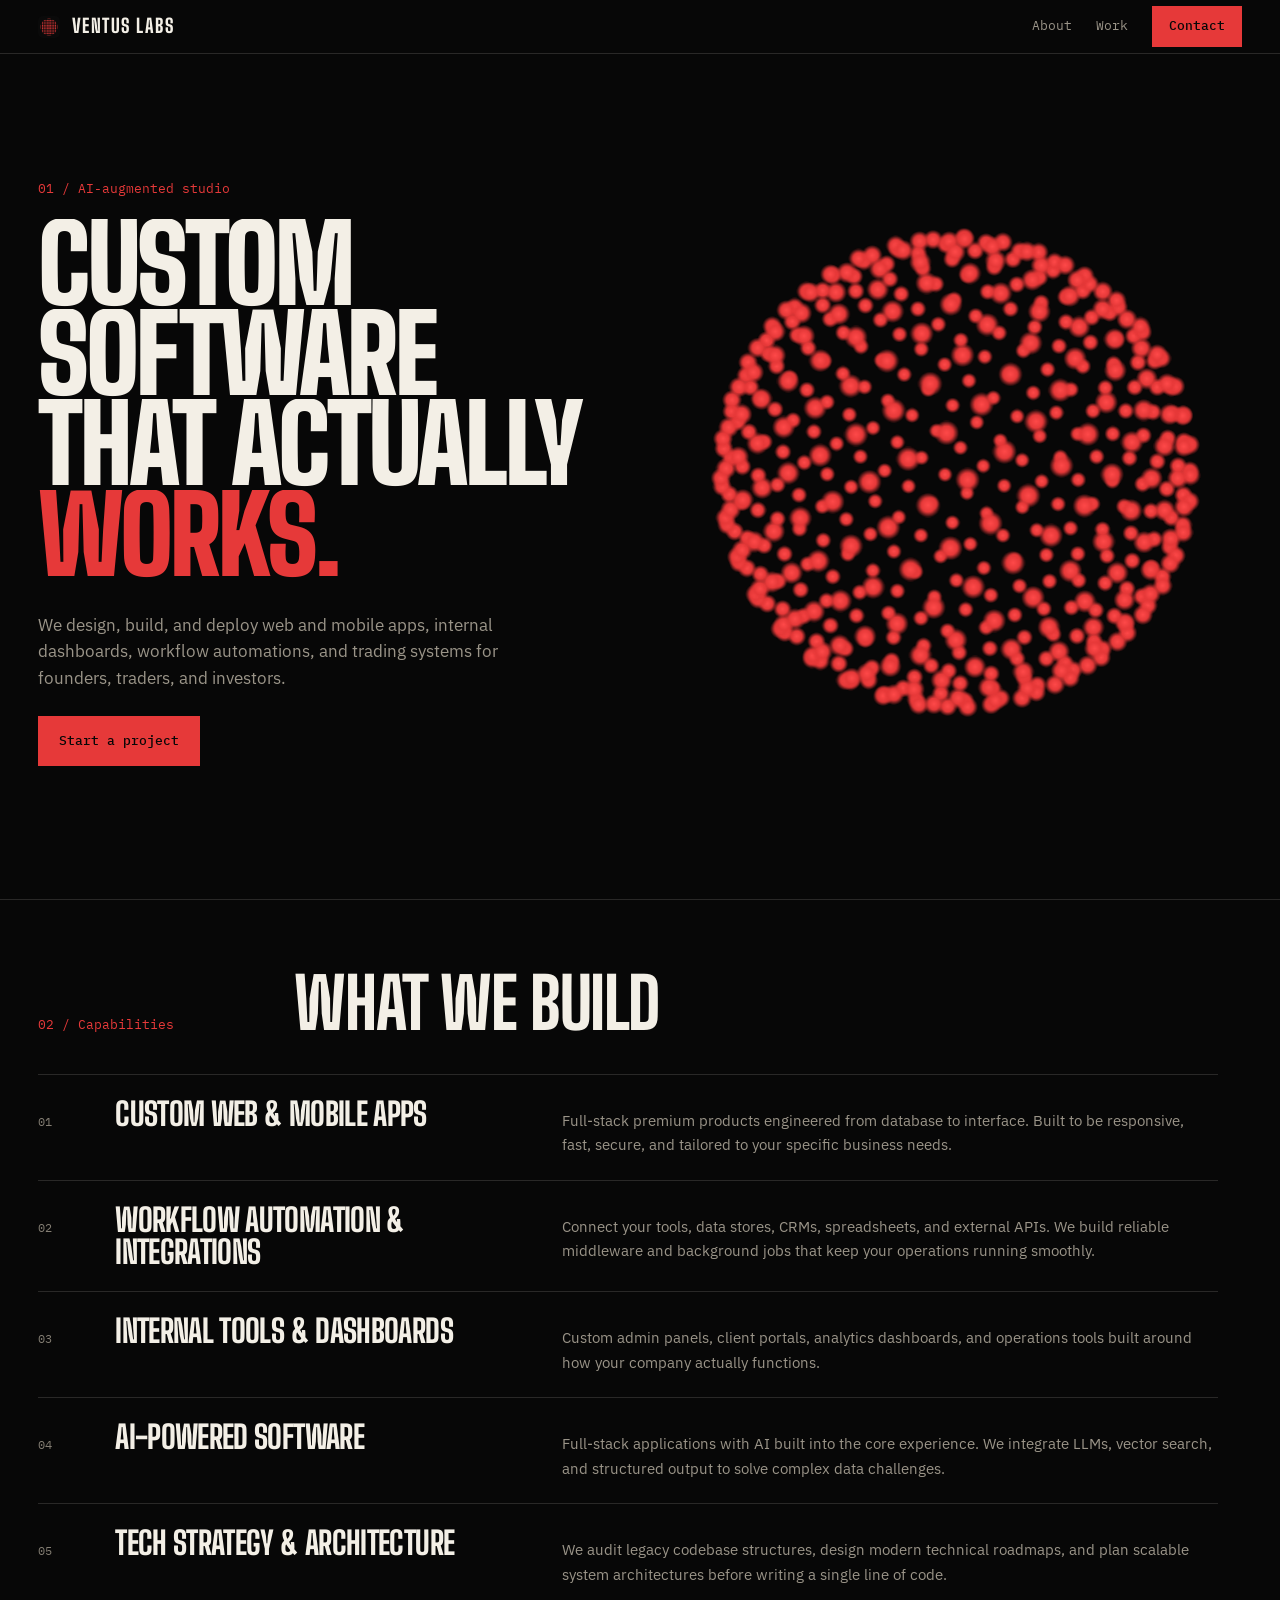
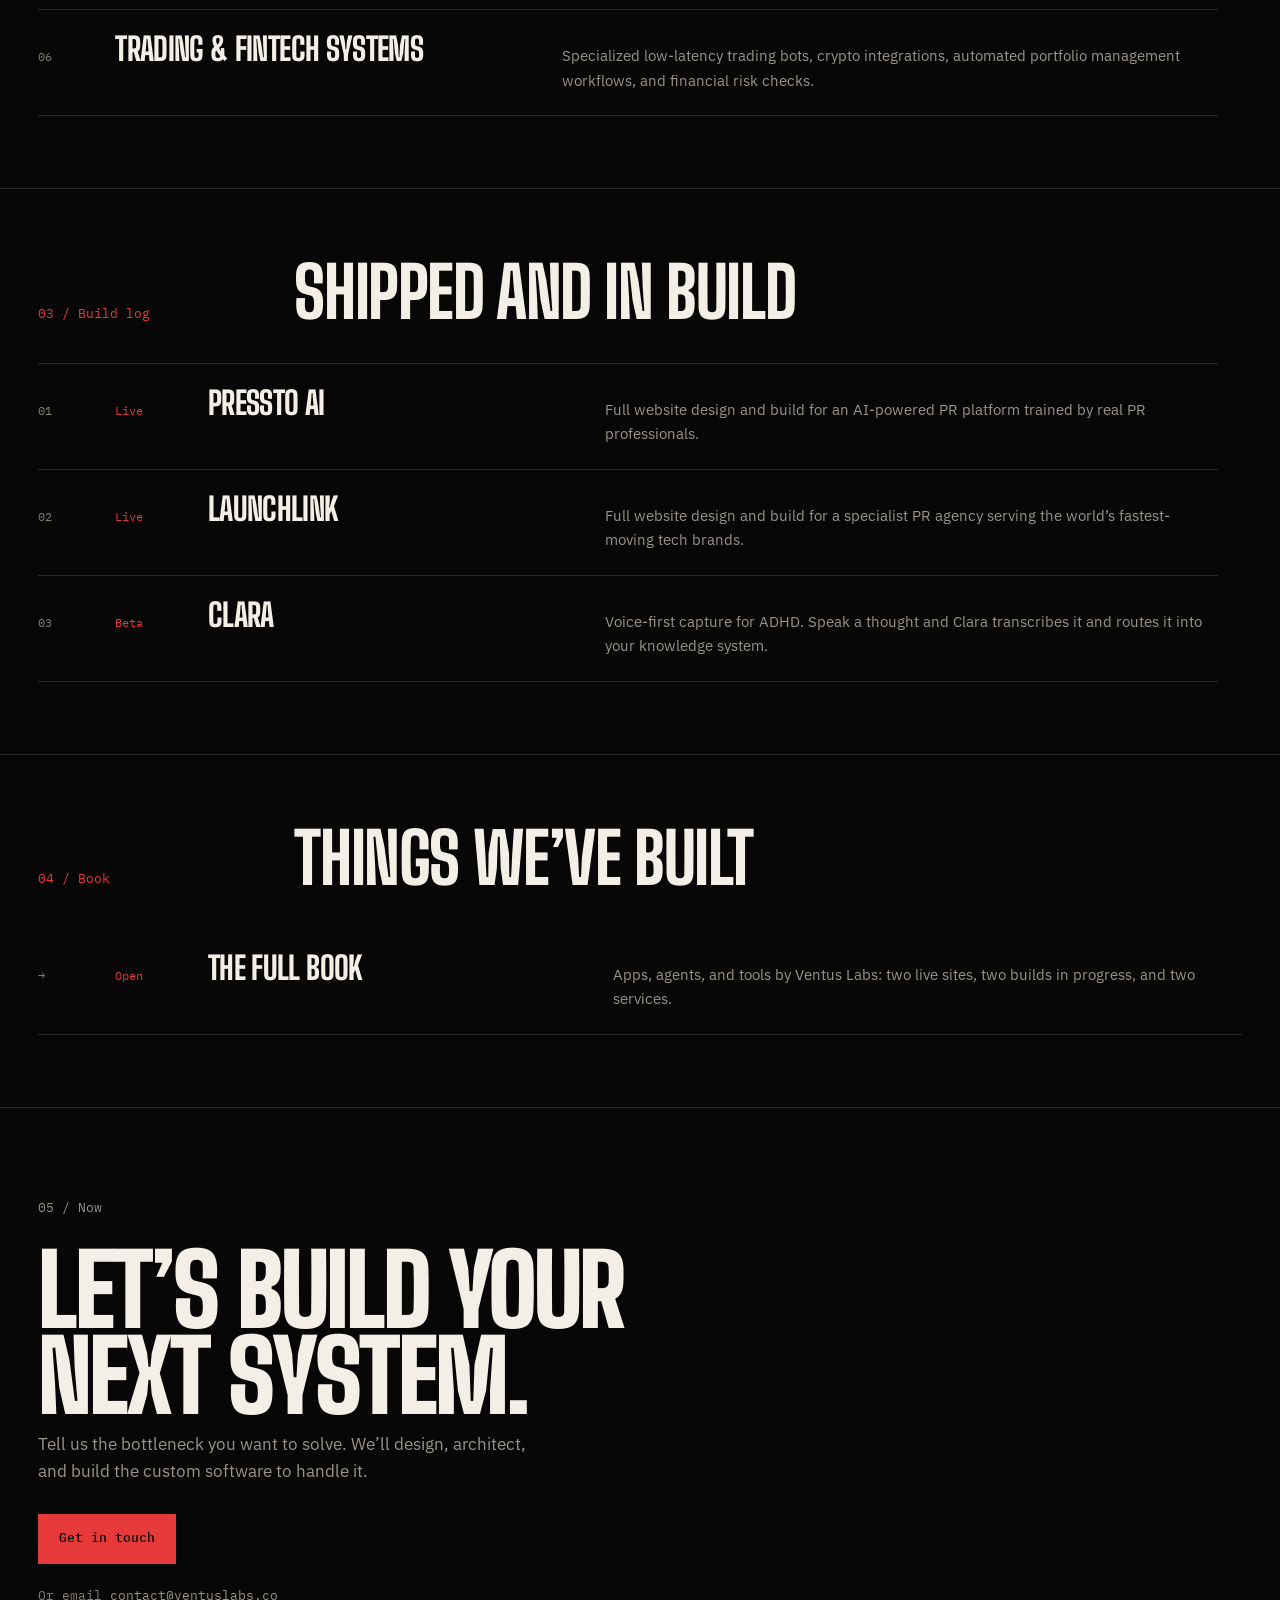
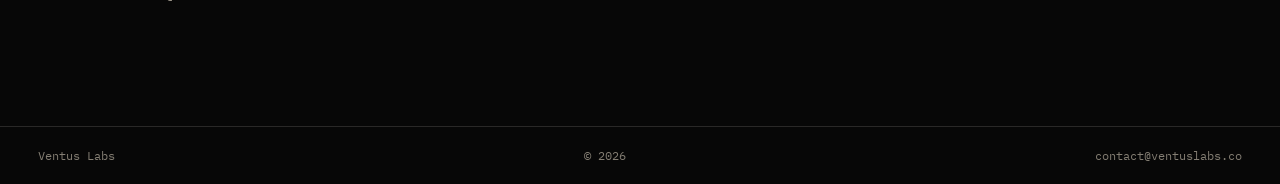
<file: index.html>
<!DOCTYPE html>
<html lang="en">
<head>
  <meta charset="UTF-8" />
  <meta name="viewport" content="width=device-width, initial-scale=1.0" />
  <meta name="description" content="Ventus Labs builds high-performance custom software, web & mobile applications, and workflow automation systems for founders and teams." />
  <title>Ventus Labs: High-Performance Custom Software & Apps</title>
  <link rel="icon" type="image/svg+xml" href="favicon.svg" />
  <link rel="preconnect" href="https://fonts.googleapis.com" />
  <link rel="preconnect" href="https://fonts.gstatic.com" crossorigin />
  <link href="https://fonts.googleapis.com/css2?family=Big+Shoulders+Display:wght@700;800;900&family=IBM+Plex+Mono:wght@400;500&family=IBM+Plex+Sans:ital,wght@0,400;0,500;0,600;1,400&display=swap" rel="stylesheet" />
  <link rel="stylesheet" href="css/site.css" />
  <script>!function(w,d,s,u,n,a,b){if(w[n])return;a=w[n]={q:[],t:+new Date,s:[],o:u,track:function(){a.q.push([+new Date].concat([].slice.call(arguments)))},setScope:function(){a.s=[].slice.call(arguments).filter(function(x){return typeof x==="string"});a.q.push([+new Date,"setScope"].concat(a.s))},scope:function(){var c=[].slice.call(arguments);return{track:function(){a.q.push([+new Date].concat([].slice.call(arguments)).concat([{__scope:c}]))}}}};b=d.createElement(s);b.async=1;b.src=u+"/s.js";d.getElementsByTagName(s)[0].parentNode.insertBefore(b,d.getElementsByTagName(s)[0])}(window,document,"script","https://t.whop.tw","whop");whop.setScope("biz_o92tVOgYzOb98J");whop.track("page");</script>
</head>
<body class="home">
  <a class="skip" href="#main">Skip to content</a>

  <header class="site-head">
    <a class="brand" href="/">
      <img src="favicon.svg" alt="" width="22" height="22" />
      <span>Ventus Labs</span>
    </a>
    <nav class="nav">
      <a href="/about/">About</a>
      <a href="/portfolio">Work</a>
      <a class="btn" href="mailto:contact@ventuslabs.co">Contact</a>
    </nav>
  </header>

  <main id="main">
    <section class="hero hero--home">
      <div class="hero-copy">
        <p class="hero-index">01 / AI-augmented studio</p>
        <h1>
          <span class="hero-line"><span>Custom</span></span>
          <span class="hero-line"><span>Software</span></span>
          <span class="hero-line"><span>That Actually</span></span>
          <span class="hero-line"><span><em>Works.</em></span></span>
        </h1>
        <div class="hero-foot">
          <p>We design, build, and deploy web and mobile apps, internal dashboards, workflow automations, and trading systems for founders, traders, and investors.</p>
          <a class="btn" href="mailto:contact@ventuslabs.co">Start a project</a>
        </div>
      </div>
      <div class="hero-visual" aria-hidden="true">
        <canvas id="sphere"></canvas>
      </div>
    </section>

    <section class="section" id="services">
      <div class="section-head">
        <p class="idx">02 / Capabilities</p>
        <h2>What we build</h2>
      </div>
      <ol class="blotter">
        <li>
          <span class="n">01</span>
          <h3>Custom Web &amp; Mobile Apps</h3>
          <p>Full-stack premium products engineered from database to interface. Built to be responsive, fast, secure, and tailored to your specific business needs.</p>
        </li>
        <li>
          <span class="n">02</span>
          <h3>Workflow Automation &amp; Integrations</h3>
          <p>Connect your tools, data stores, CRMs, spreadsheets, and external APIs. We build reliable middleware and background jobs that keep your operations running smoothly.</p>
        </li>
        <li>
          <span class="n">03</span>
          <h3>Internal Tools &amp; Dashboards</h3>
          <p>Custom admin panels, client portals, analytics dashboards, and operations tools built around how your company actually functions.</p>
        </li>
        <li>
          <span class="n">04</span>
          <h3>AI-Powered Software</h3>
          <p>Full-stack applications with AI built into the core experience. We integrate LLMs, vector search, and structured output to solve complex data challenges.</p>
        </li>
        <li>
          <span class="n">05</span>
          <h3>Tech Strategy &amp; Architecture</h3>
          <p>We audit legacy codebase structures, design modern technical roadmaps, and plan scalable system architectures before writing a single line of code.</p>
        </li>
        <li>
          <span class="n">06</span>
          <h3>Trading &amp; FinTech Systems</h3>
          <p>Specialized low-latency trading bots, crypto integrations, automated portfolio management workflows, and financial risk checks.</p>
        </li>
      </ol>
    </section>

    <section class="section">
      <div class="section-head">
        <p class="idx">03 / Build log</p>
        <h2>Shipped and in build</h2>
      </div>
      <div class="blotter">
        <a class="blotter-row" href="/portfolio/heypressto">
          <span class="n">01</span>
          <span class="st">Live</span>
          <h3>Pressto AI</h3>
          <p>Full website design and build for an AI-powered PR platform trained by real PR professionals.</p>
        </a>
        <a class="blotter-row" href="/portfolio/launchlink">
          <span class="n">02</span>
          <span class="st">Live</span>
          <h3>LaunchLink</h3>
          <p>Full website design and build for a specialist PR agency serving the world’s fastest-moving tech brands.</p>
        </a>
        <a class="blotter-row" href="/portfolio/clara">
          <span class="n">03</span>
          <span class="st">Beta</span>
          <h3>Clara</h3>
          <p>Voice-first capture for ADHD. Speak a thought and Clara transcribes it and routes it into your knowledge system.</p>
        </a>
      </div>
    </section>

    <section class="section" id="work">
      <div class="section-head">
        <p class="idx">04 / Book</p>
        <h2>Things we’ve built</h2>
      </div>
      <a class="blotter-row" href="/portfolio">
        <span class="n">→</span>
        <span class="st">Open</span>
        <h3>The full book</h3>
        <p>Apps, agents, and tools by Ventus Labs: two live sites, two builds in progress, and two services.</p>
      </a>
    </section>

    <section class="cta" id="contact">
      <p class="idx">05 / Now</p>
      <h2>Let’s build your next system.</h2>
      <p>Tell us the bottleneck you want to solve. We’ll design, architect, and build the custom software to handle it.</p>
      <a class="btn" href="mailto:contact@ventuslabs.co">Get in touch</a>
      <p class="note">Or email <a href="mailto:contact@ventuslabs.co">contact@ventuslabs.co</a></p>
    </section>
  </main>

  <footer class="colophon">
    <span>Ventus Labs</span>
    <span>© 2026</span>
    <a href="mailto:contact@ventuslabs.co">contact@ventuslabs.co</a>
  </footer>
  <script type="module" src="js/sphere.js"></script>
</body>
</html>
</file>
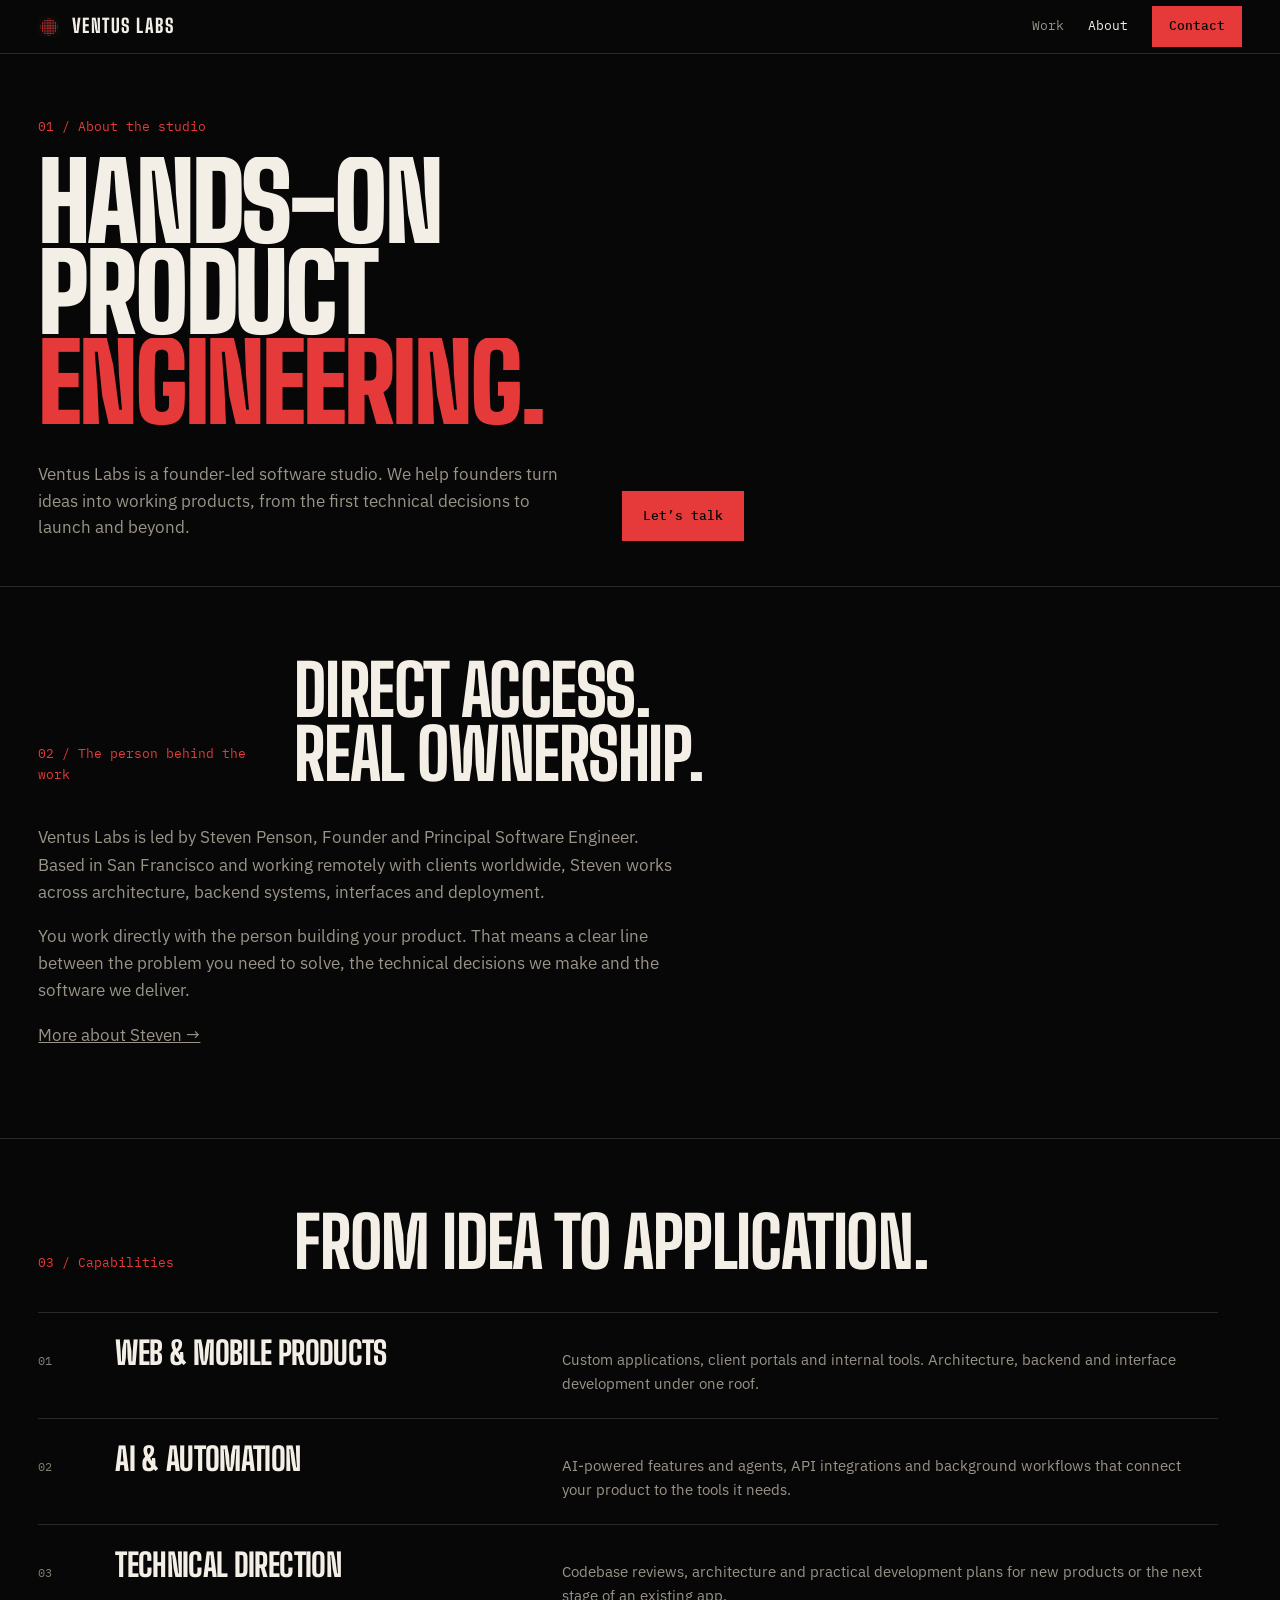
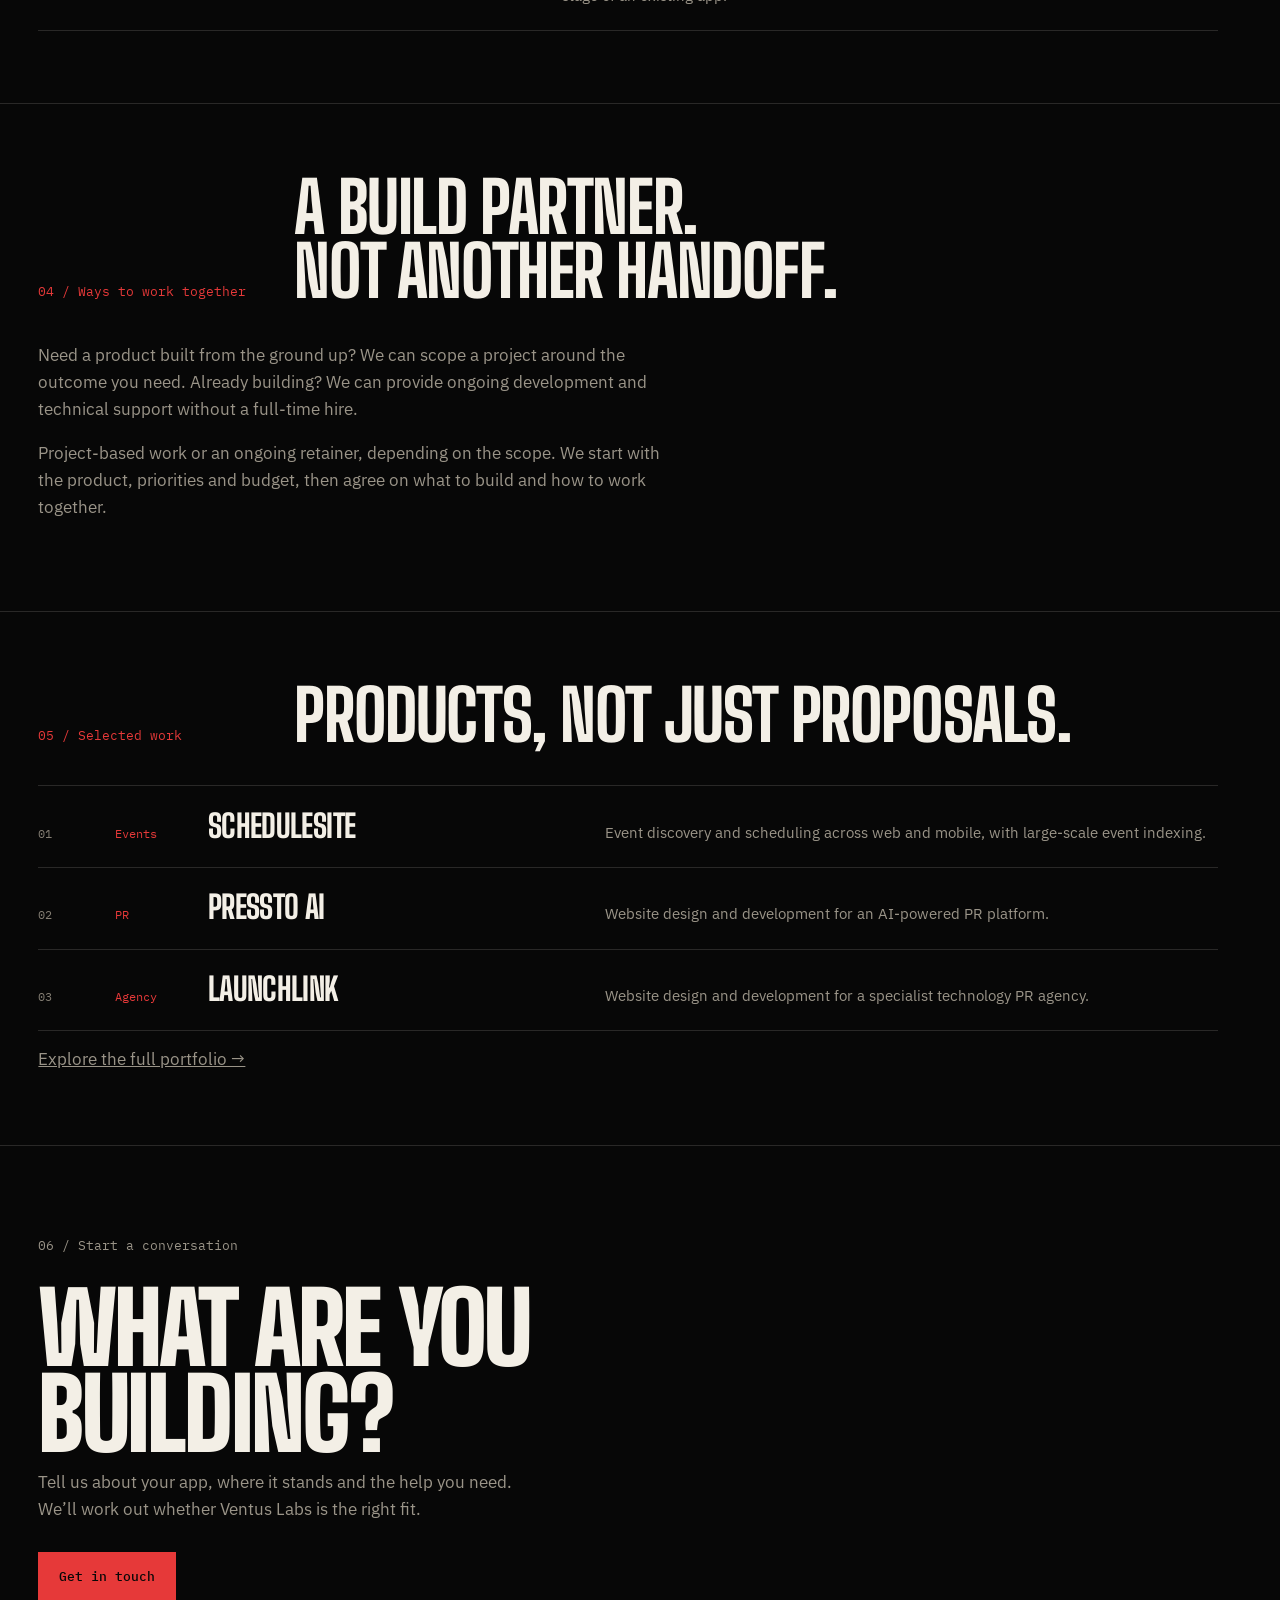
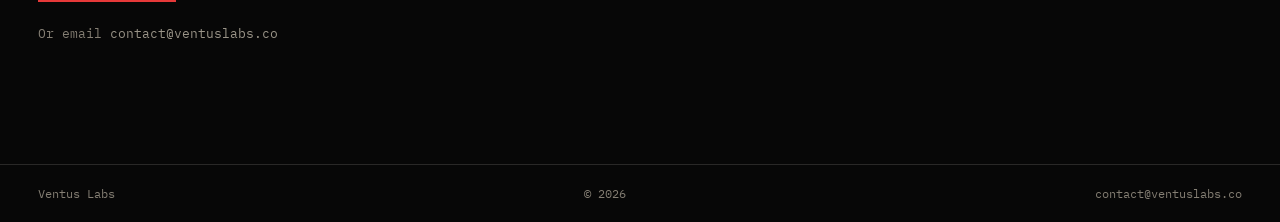
<file: about/index.html>
<!DOCTYPE html>
<html lang="en">
<head>
  <meta charset="UTF-8" />
  <meta name="viewport" content="width=device-width, initial-scale=1.0" />
  <meta name="description" content="Founder-led product engineering for web and mobile apps, AI features and business systems. Meet Ventus Labs and explore how we can help build your product." />
  <title>About Ventus Labs | Product Engineering for Founders</title>
  <link rel="icon" type="image/svg+xml" href="/favicon.svg" />
  <link rel="preconnect" href="https://fonts.googleapis.com" />
  <link rel="preconnect" href="https://fonts.gstatic.com" crossorigin />
  <link href="https://fonts.googleapis.com/css2?family=Big+Shoulders+Display:wght@700;800;900&family=IBM+Plex+Mono:wght@400;500&family=IBM+Plex+Sans:ital,wght@0,400;0,500;0,600;1,400&display=swap" rel="stylesheet" />
  <link rel="stylesheet" href="/css/site.css" />
  <script>!function(w,d,s,u,n,a,b){if(w[n])return;a=w[n]={q:[],t:+new Date,s:[],o:u,track:function(){a.q.push([+new Date].concat([].slice.call(arguments)))},setScope:function(){a.s=[].slice.call(arguments).filter(function(x){return typeof x==="string"});a.q.push([+new Date,"setScope"].concat(a.s))},scope:function(){var c=[].slice.call(arguments);return{track:function(){a.q.push([+new Date].concat([].slice.call(arguments)).concat([{__scope:c}]))}}}};b=d.createElement(s);b.async=1;b.src=u+"/s.js";d.getElementsByTagName(s)[0].parentNode.insertBefore(b,d.getElementsByTagName(s)[0])}(window,document,"script","https://t.whop.tw","whop");whop.setScope("biz_o92tVOgYzOb98J");whop.track("page");</script>
  <link rel="canonical" href="https://ventuslabs.co/about/" />
  <meta property="og:title" content="About Ventus Labs | Product Engineering for Founders" />
  <meta property="og:description" content="Hands-on product engineering, from the first technical decisions to launch and beyond." />
  <meta property="og:url" content="https://ventuslabs.co/about/" />
  <meta property="og:type" content="website" />
</head>
<body class="home about">
  <a class="skip" href="#main">Skip to content</a>
  <header class="site-head">
    <a class="brand" href="/"><img src="/favicon.svg" alt="" width="22" height="22" /><span>Ventus Labs</span></a>
    <nav class="nav" aria-label="Main navigation">
      <a href="/portfolio">Work</a>
      <a class="is-on" href="/about/" aria-current="page">About</a>
      <a class="btn" href="#contact">Contact</a>
    </nav>
  </header>
  <main id="main">
    <section class="hero hero--case">
      <p class="hero-index">01 / About the studio</p>
      <h1><span class="hero-line"><span>Hands-on</span></span><span class="hero-line"><span>Product</span></span><span class="hero-line"><span><em>Engineering.</em></span></span></h1>
      <div class="hero-foot">
        <p>Ventus Labs is a founder-led software studio. We help founders turn ideas into working products, from the first technical decisions to launch and beyond.</p>
        <a class="btn" href="#contact">Let’s talk</a>
      </div>
    </section>
    <section class="section">
      <div class="section-head"><p class="idx">02 / The person behind the work</p><h2>Direct access.<br />Real ownership.</h2></div>
      <div class="prose">
        <p>Ventus Labs is led by Steven Penson, Founder and Principal Software Engineer. Based in San Francisco and working remotely with clients worldwide, Steven works across architecture, backend systems, interfaces and deployment.</p>
        <p>You work directly with the person building your product. That means a clear line between the problem you need to solve, the technical decisions we make and the software we deliver.</p>
        <p><a href="https://penson.me">More about Steven →</a></p>
      </div>
    </section>
    <section class="section">
      <div class="section-head"><p class="idx">03 / Capabilities</p><h2>From idea to application.</h2></div>
      <ol class="blotter">
        <li><span class="n">01</span><h3>Web &amp; mobile products</h3><p>Custom applications, client portals and internal tools. Architecture, backend and interface development under one roof.</p></li>
        <li><span class="n">02</span><h3>AI &amp; automation</h3><p>AI-powered features and agents, API integrations and background workflows that connect your product to the tools it needs.</p></li>
        <li><span class="n">03</span><h3>Technical direction</h3><p>Codebase reviews, architecture and practical development plans for new products or the next stage of an existing app.</p></li>
      </ol>
    </section>
    <section class="section">
      <div class="section-head"><p class="idx">04 / Ways to work together</p><h2>A build partner.<br />Not another handoff.</h2></div>
      <div class="prose">
        <p>Need a product built from the ground up? We can scope a project around the outcome you need. Already building? We can provide ongoing development and technical support without a full-time hire.</p>
        <p>Project-based work or an ongoing retainer, depending on the scope. We start with the product, priorities and budget, then agree on what to build and how to work together.</p>
      </div>
    </section>
    <section class="section">
      <div class="section-head"><p class="idx">05 / Selected work</p><h2>Products, not just proposals.</h2></div>
      <div class="blotter">
        <a class="blotter-row" href="https://schedulesite.com"><span class="n">01</span><span class="st">Events</span><h3>ScheduleSite</h3><p>Event discovery and scheduling across web and mobile, with large-scale event indexing.</p></a>
        <a class="blotter-row" href="/portfolio/heypressto"><span class="n">02</span><span class="st">PR</span><h3>Pressto AI</h3><p>Website design and development for an AI-powered PR platform.</p></a>
        <a class="blotter-row" href="/portfolio/launchlink"><span class="n">03</span><span class="st">Agency</span><h3>LaunchLink</h3><p>Website design and development for a specialist technology PR agency.</p></a>
      </div>
      <p class="lede"><a href="/portfolio">Explore the full portfolio →</a></p>
    </section>
    <section class="cta" id="contact">
      <p class="idx">06 / Start a conversation</p>
      <h2>What are you building?</h2>
      <p>Tell us about your app, where it stands and the help you need. We’ll work out whether Ventus Labs is the right fit.</p>
      <a class="btn" href="mailto:contact@ventuslabs.co">Get in touch</a>
      <p class="note">Or email <a href="mailto:contact@ventuslabs.co">contact@ventuslabs.co</a></p>
    </section>
  </main>
  <footer class="colophon"><span>Ventus Labs</span><span>© 2026</span><a href="mailto:contact@ventuslabs.co">contact@ventuslabs.co</a></footer>
</body>
</html>
</file>
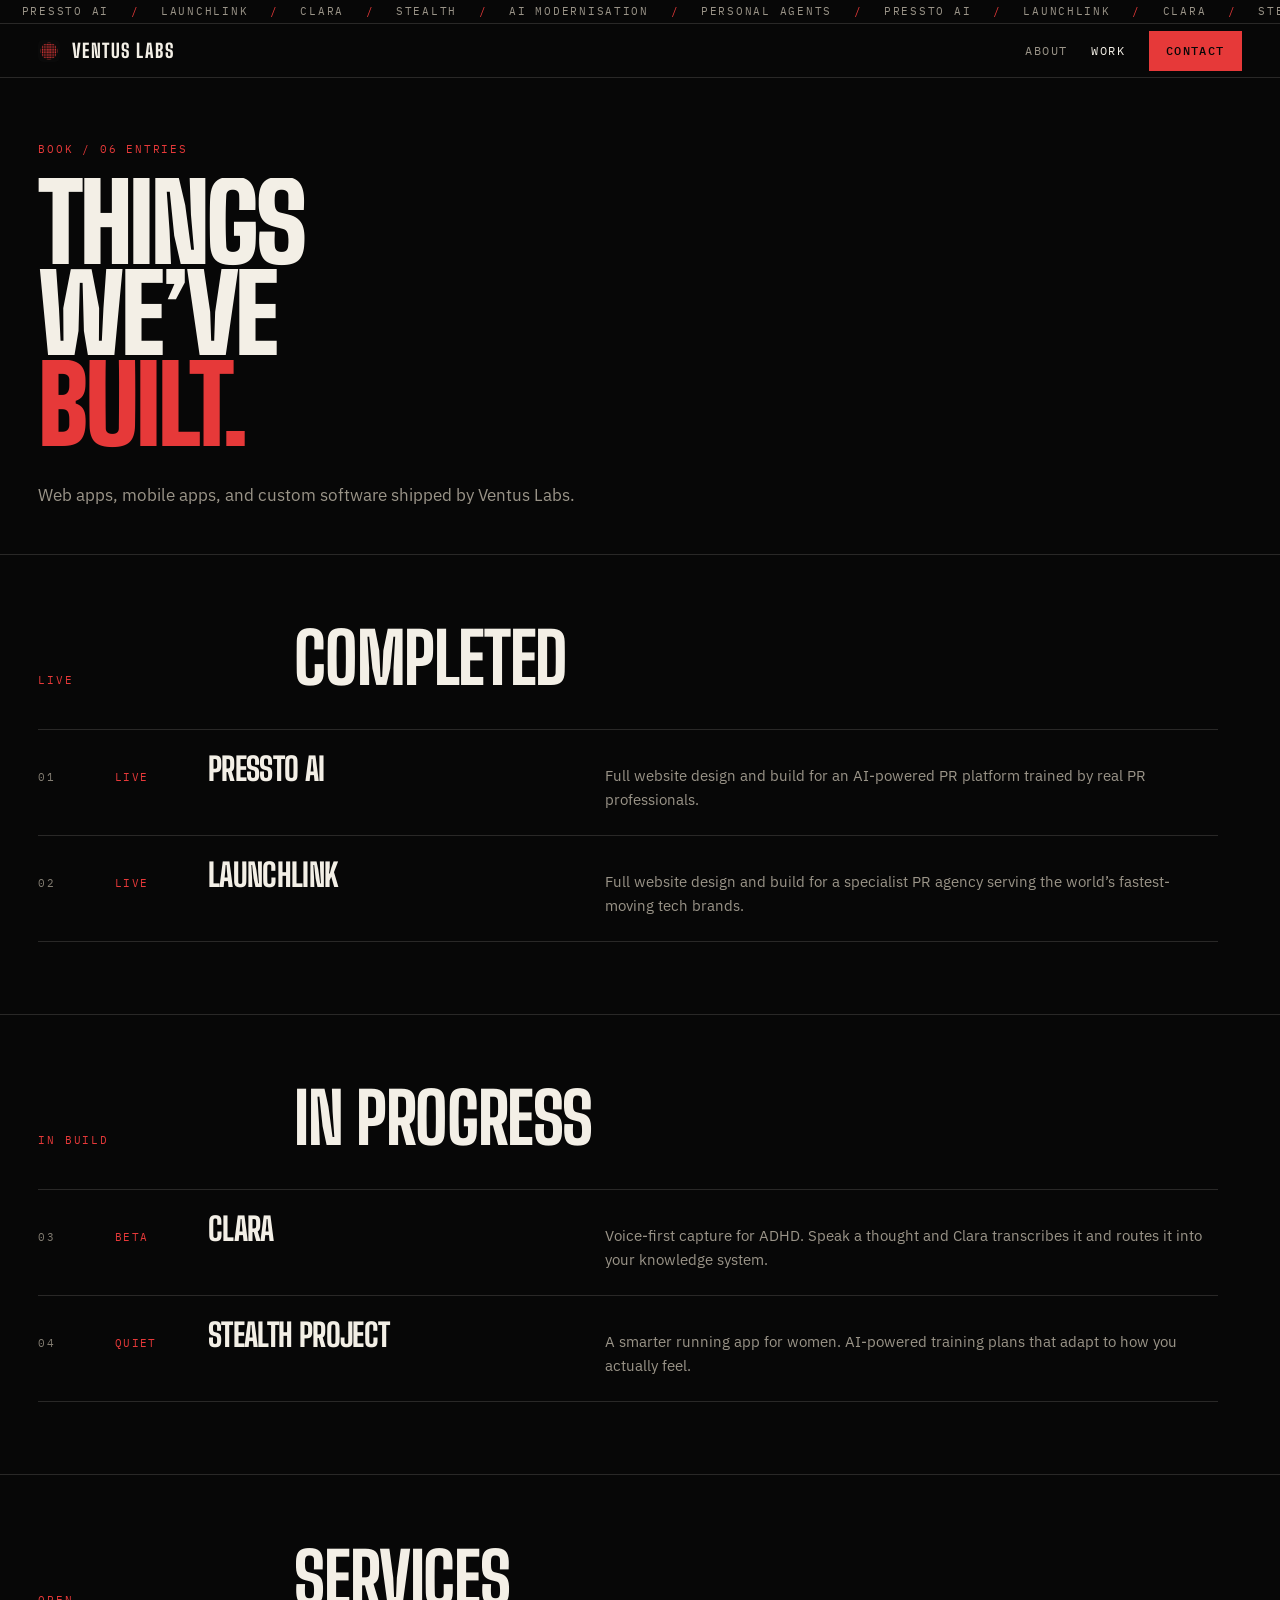
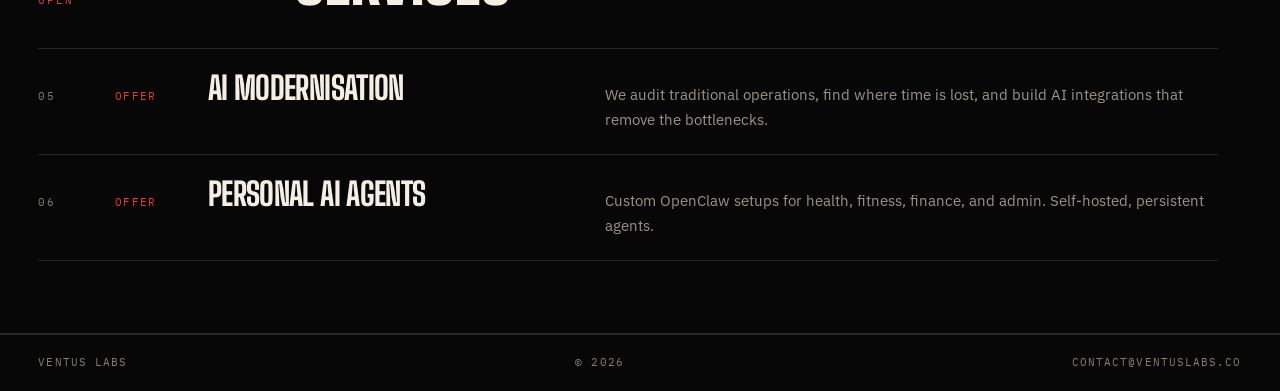
<file: portfolio/index.html>
<!DOCTYPE html>
<html lang="en">
<head>
  <meta charset="UTF-8" />
  <meta name="viewport" content="width=device-width, initial-scale=1.0" />
  <meta name="description" content="Work built by Ventus Labs: Custom web apps, iOS applications, and high-performance software." />
  <title>Portfolio: Ventus Labs</title>
  <link rel="icon" type="image/svg+xml" href="../favicon.svg" />
  <link rel="preconnect" href="https://fonts.googleapis.com" />
  <link rel="preconnect" href="https://fonts.gstatic.com" crossorigin />
  <link href="https://fonts.googleapis.com/css2?family=Big+Shoulders+Display:wght@700;800;900&family=IBM+Plex+Mono:wght@400;500&family=IBM+Plex+Sans:ital,wght@0,400;0,500;0,600;1,400&display=swap" rel="stylesheet" />
  <link rel="stylesheet" href="../css/site.css" />
  <script>!function(w,d,s,u,n,a,b){if(w[n])return;a=w[n]={q:[],t:+new Date,s:[],o:u,track:function(){a.q.push([+new Date].concat([].slice.call(arguments)))},setScope:function(){a.s=[].slice.call(arguments).filter(function(x){return typeof x==="string"});a.q.push([+new Date,"setScope"].concat(a.s))},scope:function(){var c=[].slice.call(arguments);return{track:function(){a.q.push([+new Date].concat([].slice.call(arguments)).concat([{__scope:c}]))}}}};b=d.createElement(s);b.async=1;b.src=u+"/s.js";d.getElementsByTagName(s)[0].parentNode.insertBefore(b,d.getElementsByTagName(s)[0])}(window,document,"script","https://t.whop.tw","whop");whop.setScope("biz_o92tVOgYzOb98J");whop.track("page");</script>
</head>
<body>
  <a class="skip" href="#main">Skip to content</a>

  <div class="tape" aria-hidden="true">
    <div class="tape-track">
      <span>Pressto AI</span>
      <span class="dot">/</span>
      <span>LaunchLink</span>
      <span class="dot">/</span>
      <span>Clara</span>
      <span class="dot">/</span>
      <span>Stealth</span>
      <span class="dot">/</span>
      <span>AI Modernisation</span>
      <span class="dot">/</span>
      <span>Personal Agents</span>
      <span class="dot">/</span>
      <span>Pressto AI</span>
      <span class="dot">/</span>
      <span>LaunchLink</span>
      <span class="dot">/</span>
      <span>Clara</span>
      <span class="dot">/</span>
      <span>Stealth</span>
      <span class="dot">/</span>
      <span>AI Modernisation</span>
      <span class="dot">/</span>
      <span>Personal Agents</span>
    </div>
  </div>


  <header class="site-head">
    <a class="brand" href="/">
      <img src="../favicon.svg" alt="" width="22" height="22" />
      <span>Ventus Labs</span>
    </a>
    <nav class="nav">
      <a href="/about/">About</a>
      <a class="is-on" href="/portfolio">Work</a>
      <a class="btn" href="mailto:contact@ventuslabs.co">Contact</a>
    </nav>
  </header>

  <main id="main">
    <section class="hero hero--case">
      <p class="hero-index">Book / 06 entries</p>
      <h1>
        <span class="hero-line"><span>Things</span></span>
        <span class="hero-line"><span>We’ve</span></span>
        <span class="hero-line"><span><em>Built.</em></span></span>
      </h1>
      <div class="hero-foot">
        <p>Web apps, mobile apps, and custom software shipped by Ventus Labs.</p>
      </div>
    </section>

    <section class="section">
      <div class="section-head">
        <p class="idx">Live</p>
        <h2>Completed</h2>
      </div>
      <div class="blotter">
        <a class="blotter-row" href="/portfolio/heypressto">
          <span class="n">01</span>
          <span class="st">Live</span>
          <h2>Pressto AI</h2>
          <p>Full website design and build for an AI-powered PR platform trained by real PR professionals.</p>
        </a>
        <a class="blotter-row" href="/portfolio/launchlink">
          <span class="n">02</span>
          <span class="st">Live</span>
          <h2>LaunchLink</h2>
          <p>Full website design and build for a specialist PR agency serving the world’s fastest-moving tech brands.</p>
        </a>
      </div>
    </section>

    <section class="section">
      <div class="section-head">
        <p class="idx">In build</p>
        <h2>In progress</h2>
      </div>
      <div class="blotter">
        <a class="blotter-row" href="/portfolio/clara">
          <span class="n">03</span>
          <span class="st">Beta</span>
          <h2>Clara</h2>
          <p>Voice-first capture for ADHD. Speak a thought and Clara transcribes it and routes it into your knowledge system.</p>
        </a>
        <a class="blotter-row" href="/portfolio/stealth-running">
          <span class="n">04</span>
          <span class="st">Quiet</span>
          <h2>Stealth Project</h2>
          <p>A smarter running app for women. AI-powered training plans that adapt to how you actually feel.</p>
        </a>
      </div>
    </section>

    <section class="section">
      <div class="section-head">
        <p class="idx">Open</p>
        <h2>Services</h2>
      </div>
      <div class="blotter">
        <a class="blotter-row" href="/portfolio/ai-modernisation">
          <span class="n">05</span>
          <span class="st">Offer</span>
          <h2>AI Modernisation</h2>
          <p>We audit traditional operations, find where time is lost, and build AI integrations that remove the bottlenecks.</p>
        </a>
        <a class="blotter-row" href="/portfolio/openclaw">
          <span class="n">06</span>
          <span class="st">Offer</span>
          <h2>Personal AI Agents</h2>
          <p>Custom OpenClaw setups for health, fitness, finance, and admin. Self-hosted, persistent agents.</p>
        </a>
      </div>
    </section>
  </main>

  <footer class="colophon">
    <span>Ventus Labs</span>
    <span>© 2026</span>
    <a href="mailto:contact@ventuslabs.co">contact@ventuslabs.co</a>
  </footer>
</body>
</html>
</file>
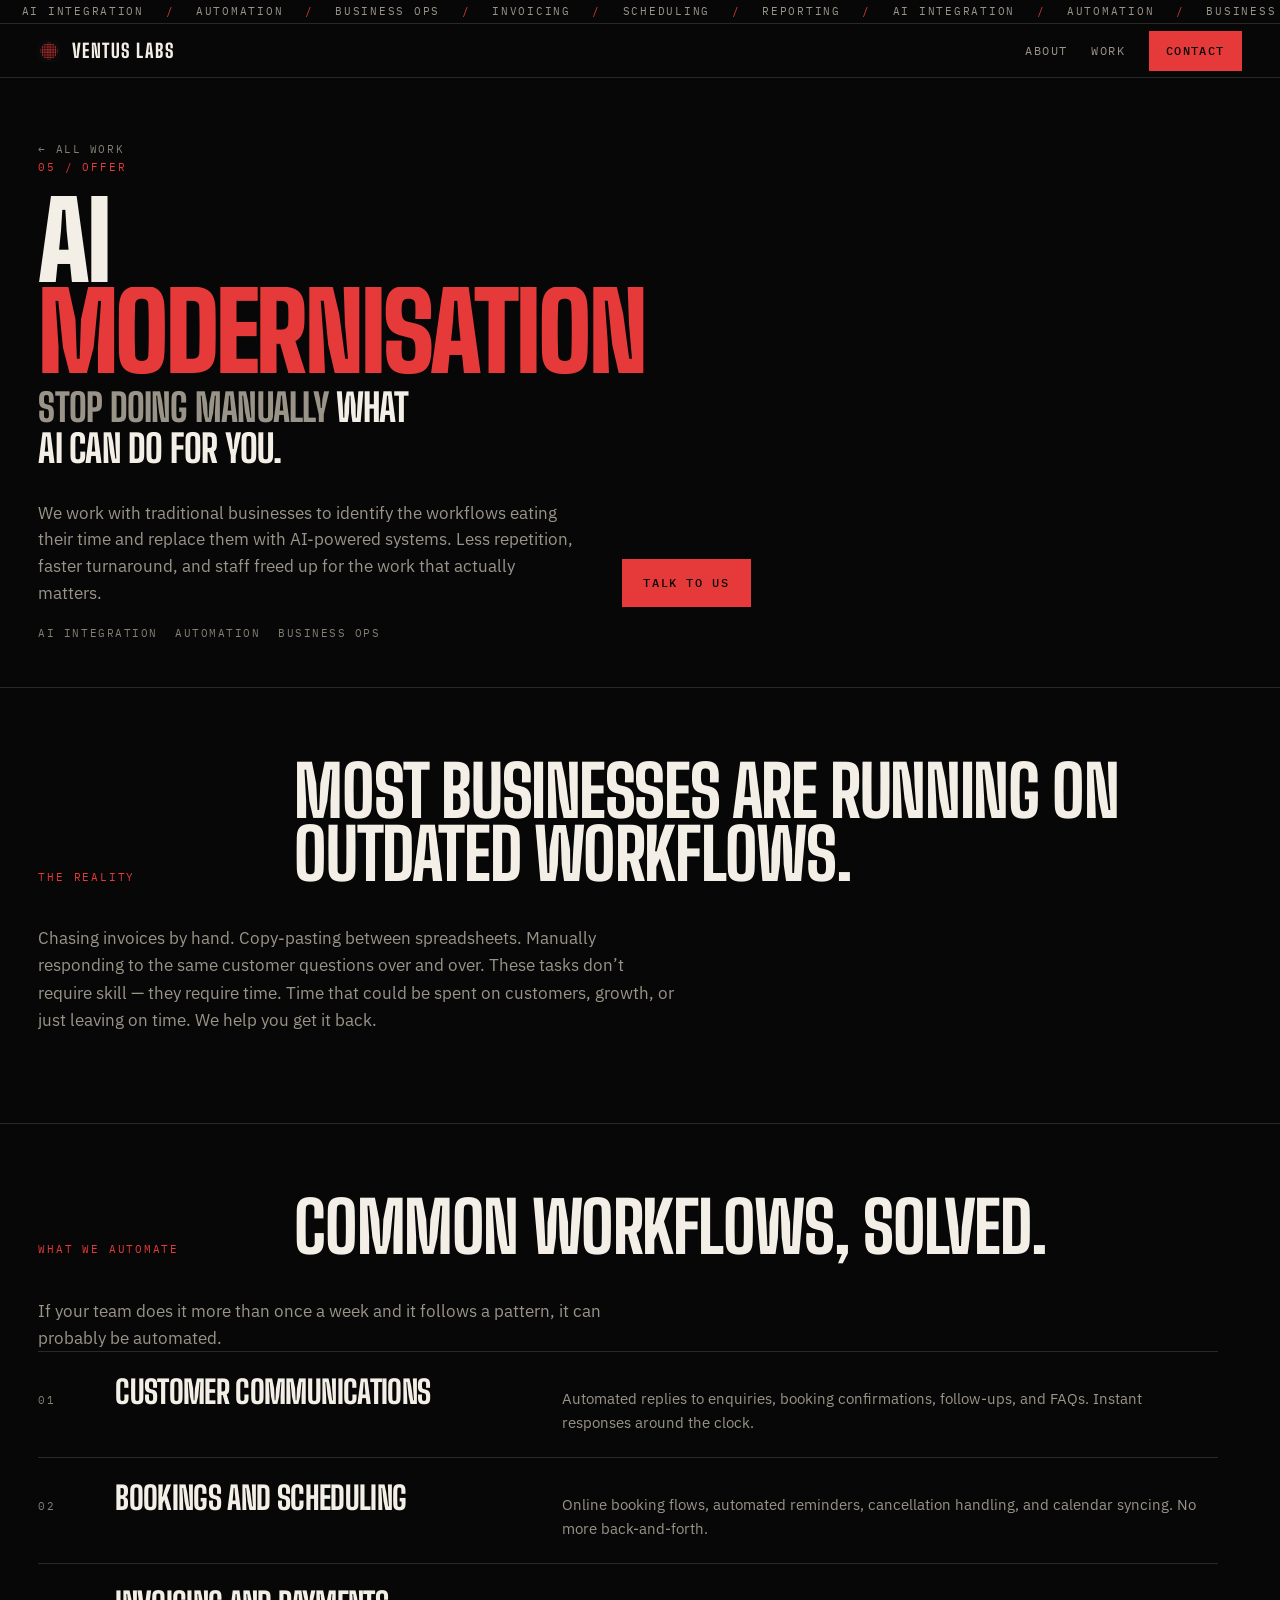
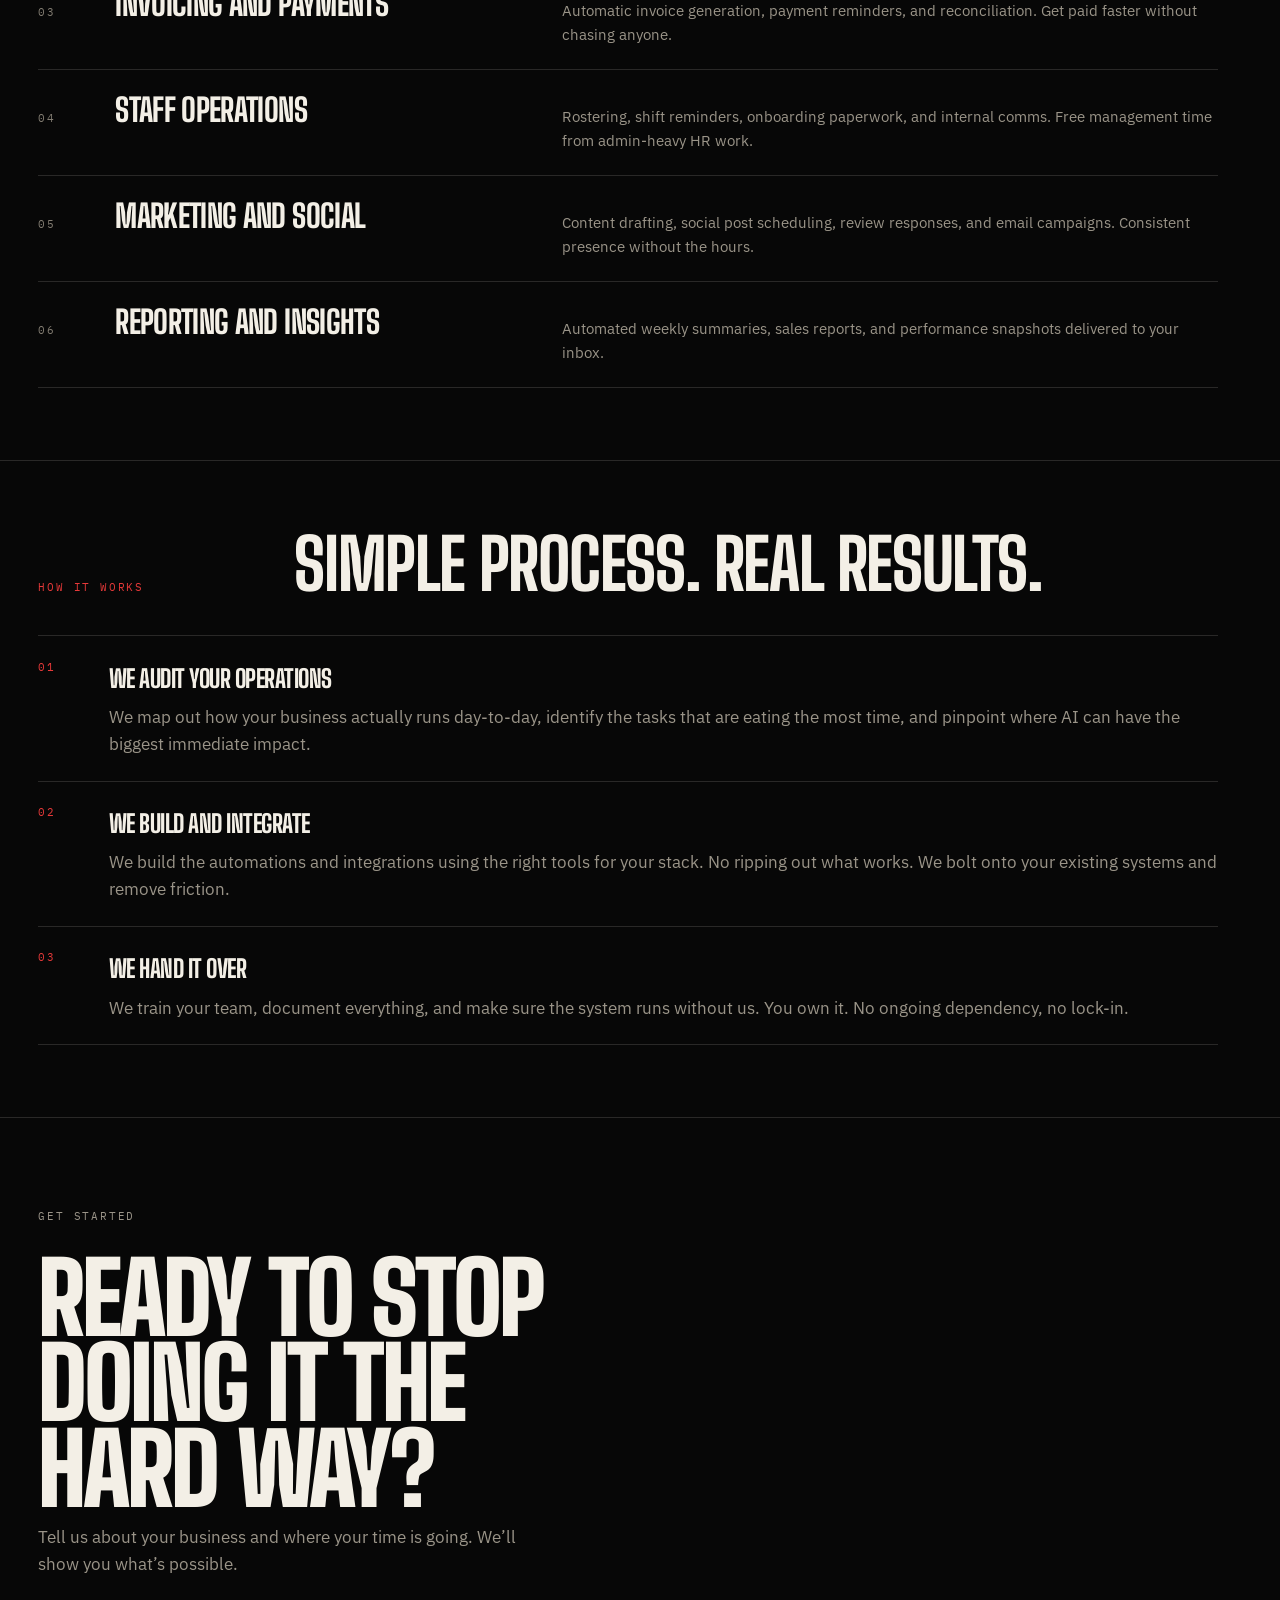
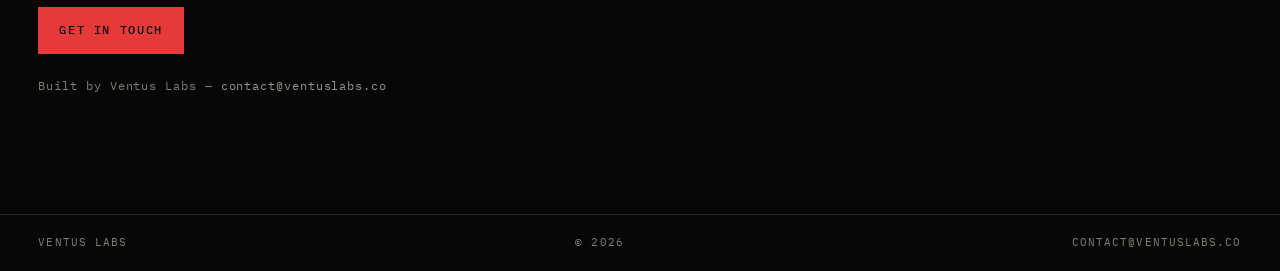
<file: portfolio/ai-modernisation/index.html>
<!DOCTYPE html>
<html lang="en">
<head>
  <meta charset="UTF-8" />
  <meta name="viewport" content="width=device-width, initial-scale=1.0" />
  <meta name="description" content="Ventus Labs helps traditional businesses integrate AI into their daily operations — automating repetitive tasks and unlocking capacity that already exists." />
  <title>AI Modernisation: Ventus Labs</title>
  <link rel="icon" type="image/svg+xml" href="../../favicon.svg" />
  <link rel="preconnect" href="https://fonts.googleapis.com" />
  <link rel="preconnect" href="https://fonts.gstatic.com" crossorigin />
  <link href="https://fonts.googleapis.com/css2?family=Big+Shoulders+Display:wght@700;800;900&family=IBM+Plex+Mono:wght@400;500&family=IBM+Plex+Sans:ital,wght@0,400;0,500;0,600;1,400&display=swap" rel="stylesheet" />
  <link rel="stylesheet" href="../../css/site.css" />
  <script>!function(w,d,s,u,n,a,b){if(w[n])return;a=w[n]={q:[],t:+new Date,s:[],o:u,track:function(){a.q.push([+new Date].concat([].slice.call(arguments)))},setScope:function(){a.s=[].slice.call(arguments).filter(function(x){return typeof x==="string"});a.q.push([+new Date,"setScope"].concat(a.s))},scope:function(){var c=[].slice.call(arguments);return{track:function(){a.q.push([+new Date].concat([].slice.call(arguments)).concat([{__scope:c}]))}}}};b=d.createElement(s);b.async=1;b.src=u+"/s.js";d.getElementsByTagName(s)[0].parentNode.insertBefore(b,d.getElementsByTagName(s)[0])}(window,document,"script","https://t.whop.tw","whop");whop.setScope("biz_o92tVOgYzOb98J");whop.track("page");</script>
</head>
<body>
  <a class="skip" href="#main">Skip to content</a>

  <div class="tape" aria-hidden="true">
    <div class="tape-track">
      <span>AI Integration</span>
      <span class="dot">/</span>
      <span>Automation</span>
      <span class="dot">/</span>
      <span>Business Ops</span>
      <span class="dot">/</span>
      <span>Invoicing</span>
      <span class="dot">/</span>
      <span>Scheduling</span>
      <span class="dot">/</span>
      <span>Reporting</span>
      <span class="dot">/</span>
      <span>AI Integration</span>
      <span class="dot">/</span>
      <span>Automation</span>
      <span class="dot">/</span>
      <span>Business Ops</span>
      <span class="dot">/</span>
      <span>Invoicing</span>
      <span class="dot">/</span>
      <span>Scheduling</span>
      <span class="dot">/</span>
      <span>Reporting</span>
    </div>
  </div>

  <header class="site-head">
    <a class="brand" href="/">
      <img src="../../favicon.svg" alt="" width="22" height="22" />
      <span>Ventus Labs</span>
    </a>
    <nav class="nav">
      <a href="/about/">About</a>
      <a href="/portfolio">Work</a>
      <a class="btn" href="mailto:contact@ventuslabs.co">Contact</a>
    </nav>
  </header>

  <main id="main">
    <section class="hero hero--case">
      <a class="back" href="/portfolio">← All work</a>
      <p class="hero-index">05 / Offer</p>
      <h1>
        <span class="hero-line"><span>AI</span></span>
        <span class="hero-line"><span><em>Modernisation</em></span></span>
      </h1>
      <p class="hero-kicker">Stop doing manually <em>what AI can do for you.</em></p>
      <div class="hero-foot">
        <p>We work with traditional businesses to identify the workflows eating their time and replace them with AI-powered systems. Less repetition, faster turnaround, and staff freed up for the work that actually matters.</p>
        <a class="btn" href="mailto:contact@ventuslabs.co">Talk to us</a>
      </div>
      <ul class="tags">
        <li>AI Integration</li>
        <li>Automation</li>
        <li>Business Ops</li>
      </ul>
    </section>

    <section class="section">
      <div class="section-head">
        <p class="idx">The reality</p>
        <h2>Most businesses are running on outdated workflows.</h2>
      </div>
      <div class="wrap prose">
        <p>Chasing invoices by hand. Copy-pasting between spreadsheets. Manually responding to the same customer questions over and over. These tasks don’t require skill — they require time. Time that could be spent on customers, growth, or just leaving on time. We help you get it back.</p>
      </div>
    </section>

    <section class="section">
      <div class="section-head">
        <p class="idx">What we automate</p>
        <h2>Common workflows, solved.</h2>
      </div>
      <p class="lede">If your team does it more than once a week and it follows a pattern, it can probably be automated.</p>
      <ol class="blotter">
        <li>
          <span class="n">01</span>
          <h3>Customer Communications</h3>
          <p>Automated replies to enquiries, booking confirmations, follow-ups, and FAQs. Instant responses around the clock.</p>
        </li>
        <li>
          <span class="n">02</span>
          <h3>Bookings and Scheduling</h3>
          <p>Online booking flows, automated reminders, cancellation handling, and calendar syncing. No more back-and-forth.</p>
        </li>
        <li>
          <span class="n">03</span>
          <h3>Invoicing and Payments</h3>
          <p>Automatic invoice generation, payment reminders, and reconciliation. Get paid faster without chasing anyone.</p>
        </li>
        <li>
          <span class="n">04</span>
          <h3>Staff Operations</h3>
          <p>Rostering, shift reminders, onboarding paperwork, and internal comms. Free management time from admin-heavy HR work.</p>
        </li>
        <li>
          <span class="n">05</span>
          <h3>Marketing and Social</h3>
          <p>Content drafting, social post scheduling, review responses, and email campaigns. Consistent presence without the hours.</p>
        </li>
        <li>
          <span class="n">06</span>
          <h3>Reporting and Insights</h3>
          <p>Automated weekly summaries, sales reports, and performance snapshots delivered to your inbox.</p>
        </li>
      </ol>
    </section>

    <section class="section">
      <div class="section-head">
        <p class="idx">How it works</p>
        <h2>Simple process. Real results.</h2>
      </div>
      <ol class="steps">
        <li>
          <span class="n">01</span>
          <div>
            <h3>We audit your operations</h3>
            <p>We map out how your business actually runs day-to-day, identify the tasks that are eating the most time, and pinpoint where AI can have the biggest immediate impact.</p>
          </div>
        </li>
        <li>
          <span class="n">02</span>
          <div>
            <h3>We build and integrate</h3>
            <p>We build the automations and integrations using the right tools for your stack. No ripping out what works. We bolt onto your existing systems and remove friction.</p>
          </div>
        </li>
        <li>
          <span class="n">03</span>
          <div>
            <h3>We hand it over</h3>
            <p>We train your team, document everything, and make sure the system runs without us. You own it. No ongoing dependency, no lock-in.</p>
          </div>
        </li>
      </ol>
    </section>

    <section class="cta">
      <p class="idx">Get started</p>
      <h2>Ready to stop doing it the hard way?</h2>
      <p>Tell us about your business and where your time is going. We’ll show you what’s possible.</p>
      <a class="btn" href="mailto:contact@ventuslabs.co">Get in touch</a>
      <p class="note">Built by Ventus Labs — <a href="mailto:contact@ventuslabs.co">contact@ventuslabs.co</a></p>
    </section>
  </main>

  <footer class="colophon">
    <span>Ventus Labs</span>
    <span>© 2026</span>
    <a href="mailto:contact@ventuslabs.co">contact@ventuslabs.co</a>
  </footer>
</body>
</html>
</file>
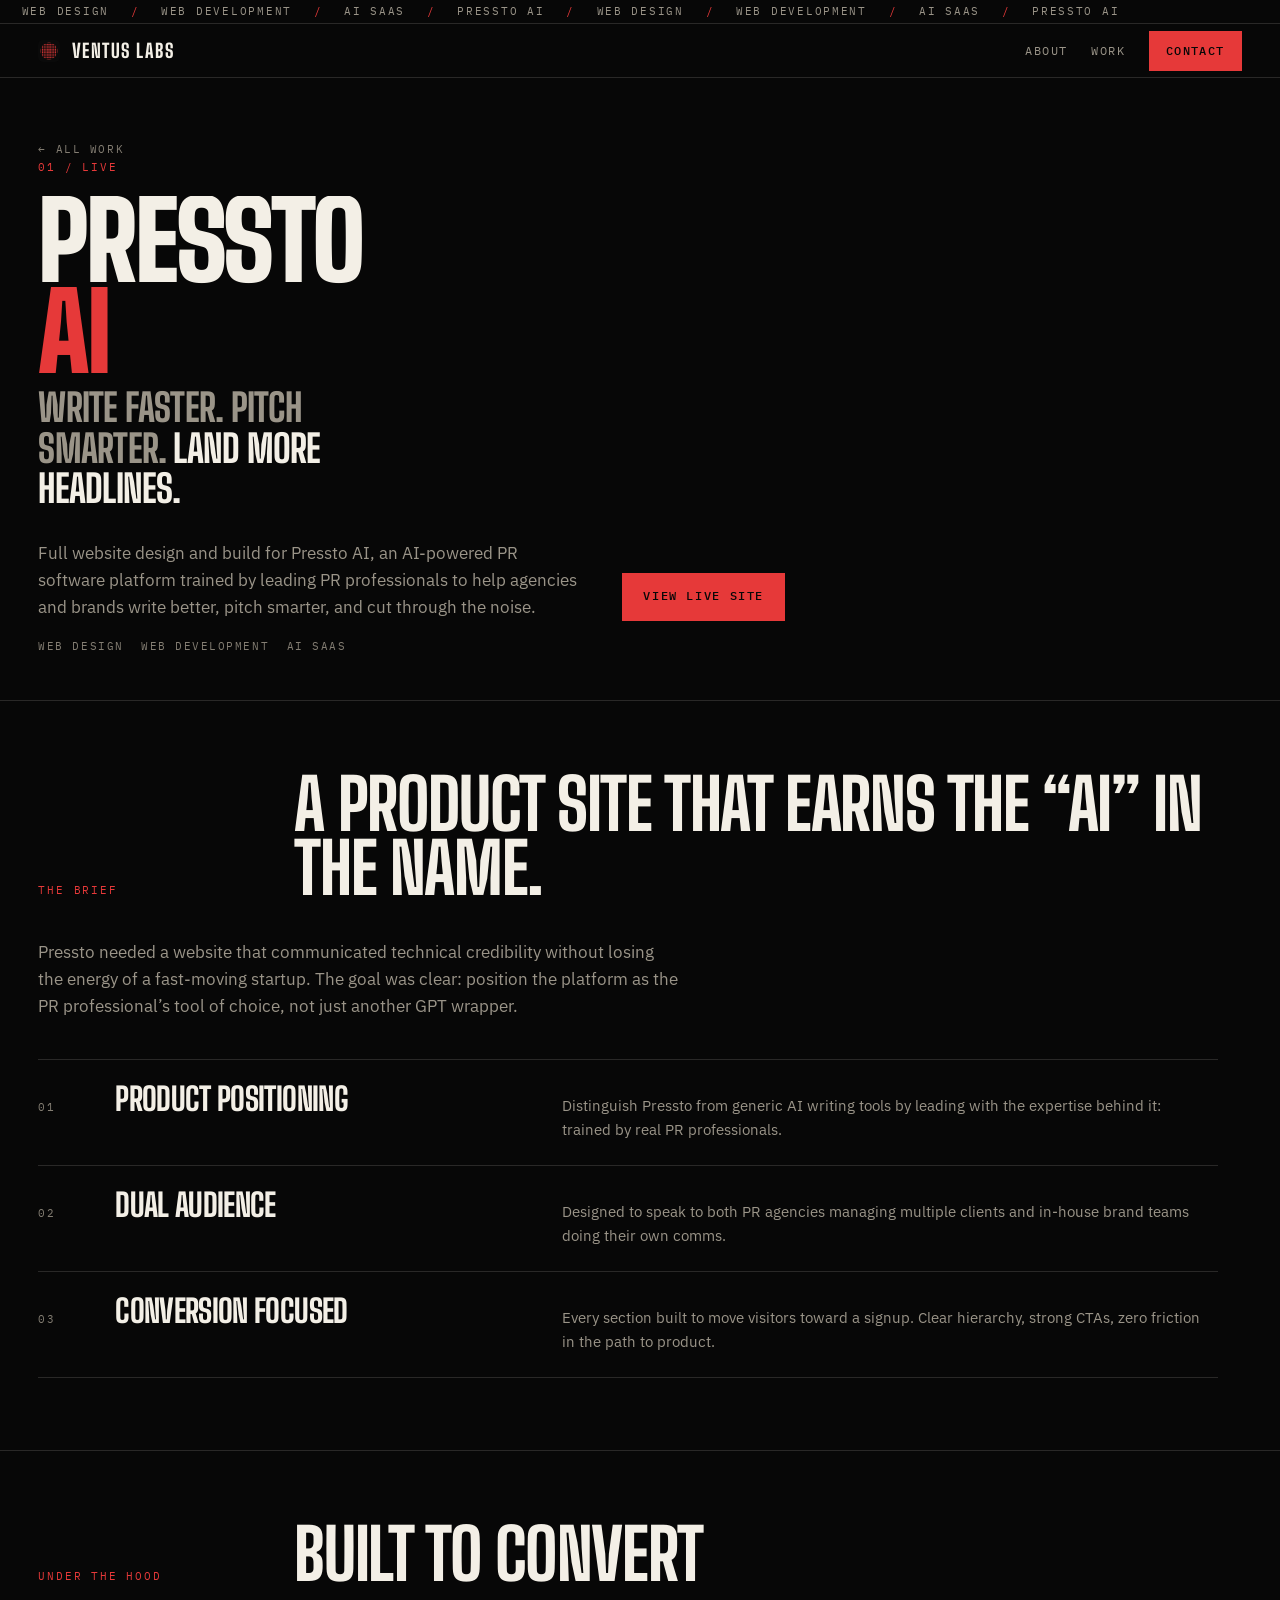
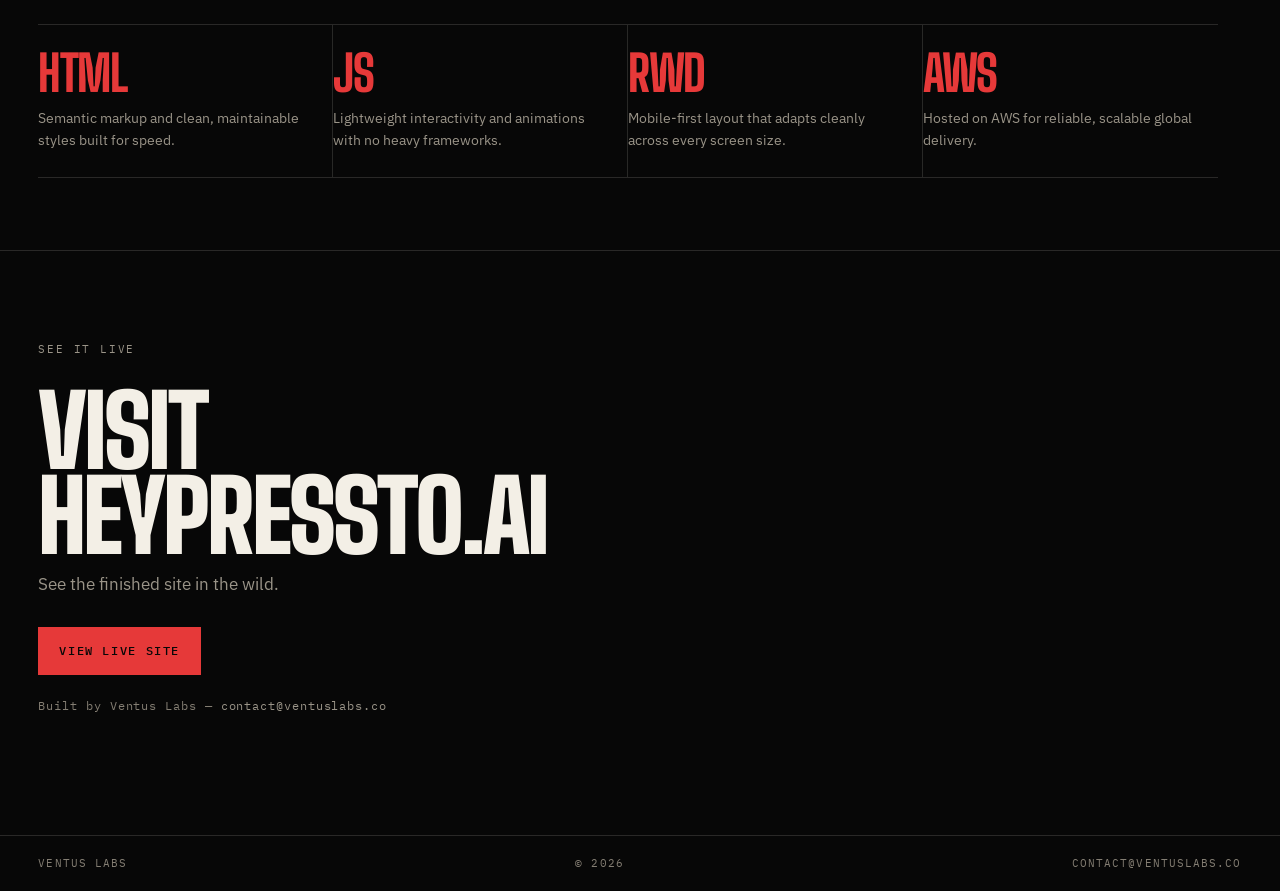
<file: portfolio/heypressto/index.html>
<!DOCTYPE html>
<html lang="en">
<head>
  <meta charset="UTF-8" />
  <meta name="viewport" content="width=device-width, initial-scale=1.0" />
  <meta name="description" content="Pressto AI: Website design and build by Ventus Labs. AI-powered PR software built by PR experts." />
  <title>Pressto AI: Ventus Labs</title>
  <link rel="icon" type="image/svg+xml" href="../../favicon.svg" />
  <link rel="preconnect" href="https://fonts.googleapis.com" />
  <link rel="preconnect" href="https://fonts.gstatic.com" crossorigin />
  <link href="https://fonts.googleapis.com/css2?family=Big+Shoulders+Display:wght@700;800;900&family=IBM+Plex+Mono:wght@400;500&family=IBM+Plex+Sans:ital,wght@0,400;0,500;0,600;1,400&display=swap" rel="stylesheet" />
  <link rel="stylesheet" href="../../css/site.css" />
  <script>!function(w,d,s,u,n,a,b){if(w[n])return;a=w[n]={q:[],t:+new Date,s:[],o:u,track:function(){a.q.push([+new Date].concat([].slice.call(arguments)))},setScope:function(){a.s=[].slice.call(arguments).filter(function(x){return typeof x==="string"});a.q.push([+new Date,"setScope"].concat(a.s))},scope:function(){var c=[].slice.call(arguments);return{track:function(){a.q.push([+new Date].concat([].slice.call(arguments)).concat([{__scope:c}]))}}}};b=d.createElement(s);b.async=1;b.src=u+"/s.js";d.getElementsByTagName(s)[0].parentNode.insertBefore(b,d.getElementsByTagName(s)[0])}(window,document,"script","https://t.whop.tw","whop");whop.setScope("biz_o92tVOgYzOb98J");whop.track("page");</script>
</head>
<body>
  <a class="skip" href="#main">Skip to content</a>

  <div class="tape" aria-hidden="true">
    <div class="tape-track">
      <span>Web Design</span>
      <span class="dot">/</span>
      <span>Web Development</span>
      <span class="dot">/</span>
      <span>AI SaaS</span>
      <span class="dot">/</span>
      <span>Pressto AI</span>
      <span class="dot">/</span>
      <span>Web Design</span>
      <span class="dot">/</span>
      <span>Web Development</span>
      <span class="dot">/</span>
      <span>AI SaaS</span>
      <span class="dot">/</span>
      <span>Pressto AI</span>
    </div>
  </div>

  <header class="site-head">
    <a class="brand" href="/">
      <img src="../../favicon.svg" alt="" width="22" height="22" />
      <span>Ventus Labs</span>
    </a>
    <nav class="nav">
      <a href="/about/">About</a>
      <a href="/portfolio">Work</a>
      <a class="btn" href="mailto:contact@ventuslabs.co">Contact</a>
    </nav>
  </header>

  <main id="main">
    <section class="hero hero--case">
      <a class="back" href="/portfolio">← All work</a>
      <p class="hero-index">01 / Live</p>
      <h1>
        <span class="hero-line"><span>Pressto</span></span>
        <span class="hero-line"><span><em>AI</em></span></span>
      </h1>
      <p class="hero-kicker">Write faster. Pitch smarter. <em>Land more headlines.</em></p>
      <div class="hero-foot">
        <p>Full website design and build for Pressto AI, an AI-powered PR software platform trained by leading PR professionals to help agencies and brands write better, pitch smarter, and cut through the noise.</p>
        <a class="btn" href="https://heypressto.ai" target="_blank" rel="noopener noreferrer">View live site</a>
      </div>
      <ul class="tags">
        <li>Web Design</li>
        <li>Web Development</li>
        <li>AI SaaS</li>
      </ul>
    </section>

    <section class="section">
      <div class="section-head">
        <p class="idx">The brief</p>
        <h2>A product site that earns the “AI” in the name.</h2>
      </div>
      <div class="wrap prose">
        <p>Pressto needed a website that communicated technical credibility without losing the energy of a fast-moving startup. The goal was clear: position the platform as the PR professional’s tool of choice, not just another GPT wrapper.</p>
      </div>
      <ol class="blotter" style="margin-top:2.4rem">
        <li>
          <span class="n">01</span>
          <h3>Product Positioning</h3>
          <p>Distinguish Pressto from generic AI writing tools by leading with the expertise behind it: trained by real PR professionals.</p>
        </li>
        <li>
          <span class="n">02</span>
          <h3>Dual Audience</h3>
          <p>Designed to speak to both PR agencies managing multiple clients and in-house brand teams doing their own comms.</p>
        </li>
        <li>
          <span class="n">03</span>
          <h3>Conversion Focused</h3>
          <p>Every section built to move visitors toward a signup. Clear hierarchy, strong CTAs, zero friction in the path to product.</p>
        </li>
      </ol>
    </section>

    <section class="section">
      <div class="section-head">
        <p class="idx">Under the hood</p>
        <h2>Built to convert</h2>
      </div>
      <div class="board">
        <article>
          <strong>HTML</strong>
          <p>Semantic markup and clean, maintainable styles built for speed.</p>
        </article>
        <article>
          <strong>JS</strong>
          <p>Lightweight interactivity and animations with no heavy frameworks.</p>
        </article>
        <article>
          <strong>RWD</strong>
          <p>Mobile-first layout that adapts cleanly across every screen size.</p>
        </article>
        <article>
          <strong>AWS</strong>
          <p>Hosted on AWS for reliable, scalable global delivery.</p>
        </article>
      </div>
    </section>

    <section class="cta">
      <p class="idx">See it live</p>
      <h2>Visit heypressto.ai</h2>
      <p>See the finished site in the wild.</p>
      <a class="btn" href="https://heypressto.ai" target="_blank" rel="noopener noreferrer">View live site</a>
      <p class="note">Built by Ventus Labs — <a href="mailto:contact@ventuslabs.co">contact@ventuslabs.co</a></p>
    </section>
  </main>

  <footer class="colophon">
    <span>Ventus Labs</span>
    <span>© 2026</span>
    <a href="mailto:contact@ventuslabs.co">contact@ventuslabs.co</a>
  </footer>
</body>
</html>
</file>
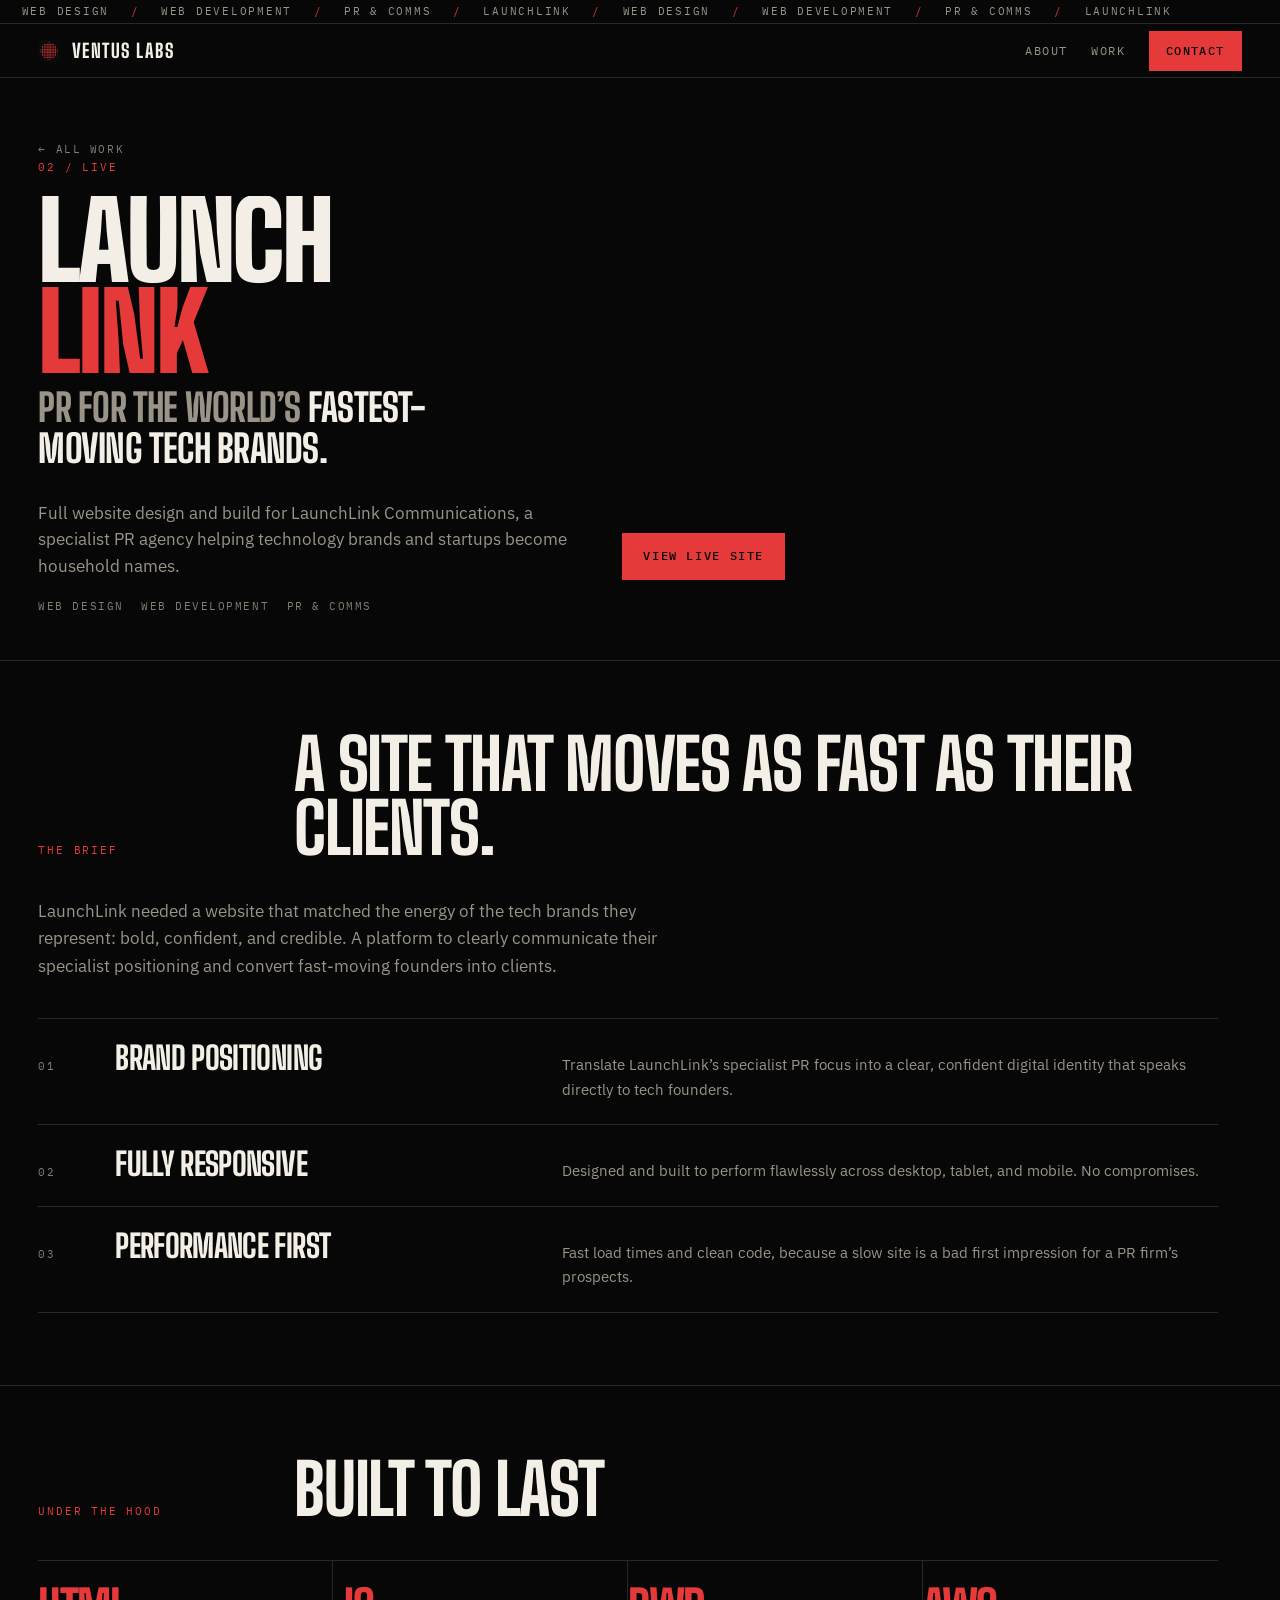
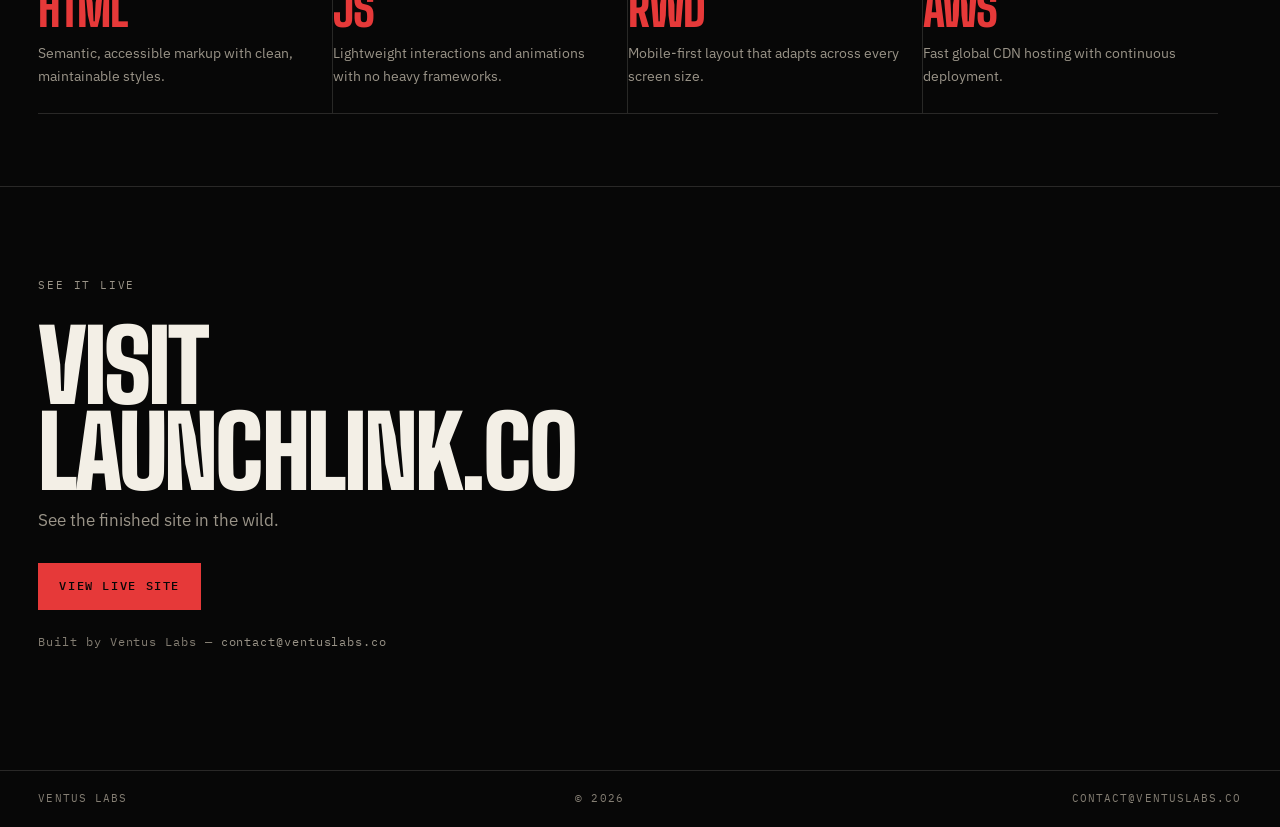
<file: portfolio/launchlink/index.html>
<!DOCTYPE html>
<html lang="en">
<head>
  <meta charset="UTF-8" />
  <meta name="viewport" content="width=device-width, initial-scale=1.0" />
  <meta name="description" content="LaunchLink: Website design and build by Ventus Labs. A specialist PR agency for the world's fastest-moving tech brands." />
  <title>LaunchLink: Ventus Labs</title>
  <link rel="icon" type="image/svg+xml" href="../../favicon.svg" />
  <link rel="preconnect" href="https://fonts.googleapis.com" />
  <link rel="preconnect" href="https://fonts.gstatic.com" crossorigin />
  <link href="https://fonts.googleapis.com/css2?family=Big+Shoulders+Display:wght@700;800;900&family=IBM+Plex+Mono:wght@400;500&family=IBM+Plex+Sans:ital,wght@0,400;0,500;0,600;1,400&display=swap" rel="stylesheet" />
  <link rel="stylesheet" href="../../css/site.css" />
  <script>!function(w,d,s,u,n,a,b){if(w[n])return;a=w[n]={q:[],t:+new Date,s:[],o:u,track:function(){a.q.push([+new Date].concat([].slice.call(arguments)))},setScope:function(){a.s=[].slice.call(arguments).filter(function(x){return typeof x==="string"});a.q.push([+new Date,"setScope"].concat(a.s))},scope:function(){var c=[].slice.call(arguments);return{track:function(){a.q.push([+new Date].concat([].slice.call(arguments)).concat([{__scope:c}]))}}}};b=d.createElement(s);b.async=1;b.src=u+"/s.js";d.getElementsByTagName(s)[0].parentNode.insertBefore(b,d.getElementsByTagName(s)[0])}(window,document,"script","https://t.whop.tw","whop");whop.setScope("biz_o92tVOgYzOb98J");whop.track("page");</script>
</head>
<body>
  <a class="skip" href="#main">Skip to content</a>

  <div class="tape" aria-hidden="true">
    <div class="tape-track">
      <span>Web Design</span>
      <span class="dot">/</span>
      <span>Web Development</span>
      <span class="dot">/</span>
      <span>PR &amp; Comms</span>
      <span class="dot">/</span>
      <span>LaunchLink</span>
      <span class="dot">/</span>
      <span>Web Design</span>
      <span class="dot">/</span>
      <span>Web Development</span>
      <span class="dot">/</span>
      <span>PR &amp; Comms</span>
      <span class="dot">/</span>
      <span>LaunchLink</span>
    </div>
  </div>

  <header class="site-head">
    <a class="brand" href="/">
      <img src="../../favicon.svg" alt="" width="22" height="22" />
      <span>Ventus Labs</span>
    </a>
    <nav class="nav">
      <a href="/about/">About</a>
      <a href="/portfolio">Work</a>
      <a class="btn" href="mailto:contact@ventuslabs.co">Contact</a>
    </nav>
  </header>

  <main id="main">
    <section class="hero hero--case">
      <a class="back" href="/portfolio">← All work</a>
      <p class="hero-index">02 / Live</p>
      <h1>
        <span class="hero-line"><span>Launch</span></span>
        <span class="hero-line"><span><em>Link</em></span></span>
      </h1>
      <p class="hero-kicker">PR for the world’s <em>fastest-moving tech brands.</em></p>
      <div class="hero-foot">
        <p>Full website design and build for LaunchLink Communications, a specialist PR agency helping technology brands and startups become household names.</p>
        <a class="btn" href="https://launchlink.co" target="_blank" rel="noopener noreferrer">View live site</a>
      </div>
      <ul class="tags">
        <li>Web Design</li>
        <li>Web Development</li>
        <li>PR &amp; Comms</li>
      </ul>
    </section>

    <section class="section">
      <div class="section-head">
        <p class="idx">The brief</p>
        <h2>A site that moves as fast as their clients.</h2>
      </div>
      <div class="wrap prose">
        <p>LaunchLink needed a website that matched the energy of the tech brands they represent: bold, confident, and credible. A platform to clearly communicate their specialist positioning and convert fast-moving founders into clients.</p>
      </div>
      <ol class="blotter" style="margin-top:2.4rem">
        <li>
          <span class="n">01</span>
          <h3>Brand Positioning</h3>
          <p>Translate LaunchLink’s specialist PR focus into a clear, confident digital identity that speaks directly to tech founders.</p>
        </li>
        <li>
          <span class="n">02</span>
          <h3>Fully Responsive</h3>
          <p>Designed and built to perform flawlessly across desktop, tablet, and mobile. No compromises.</p>
        </li>
        <li>
          <span class="n">03</span>
          <h3>Performance First</h3>
          <p>Fast load times and clean code, because a slow site is a bad first impression for a PR firm’s prospects.</p>
        </li>
      </ol>
    </section>

    <section class="section">
      <div class="section-head">
        <p class="idx">Under the hood</p>
        <h2>Built to last</h2>
      </div>
      <div class="board">
        <article>
          <strong>HTML</strong>
          <p>Semantic, accessible markup with clean, maintainable styles.</p>
        </article>
        <article>
          <strong>JS</strong>
          <p>Lightweight interactions and animations with no heavy frameworks.</p>
        </article>
        <article>
          <strong>RWD</strong>
          <p>Mobile-first layout that adapts across every screen size.</p>
        </article>
        <article>
          <strong>AWS</strong>
          <p>Fast global CDN hosting with continuous deployment.</p>
        </article>
      </div>
    </section>

    <section class="cta">
      <p class="idx">See it live</p>
      <h2>Visit launchlink.co</h2>
      <p>See the finished site in the wild.</p>
      <a class="btn" href="https://launchlink.co" target="_blank" rel="noopener noreferrer">View live site</a>
      <p class="note">Built by Ventus Labs — <a href="mailto:contact@ventuslabs.co">contact@ventuslabs.co</a></p>
    </section>
  </main>

  <footer class="colophon">
    <span>Ventus Labs</span>
    <span>© 2026</span>
    <a href="mailto:contact@ventuslabs.co">contact@ventuslabs.co</a>
  </footer>
</body>
</html>
</file>
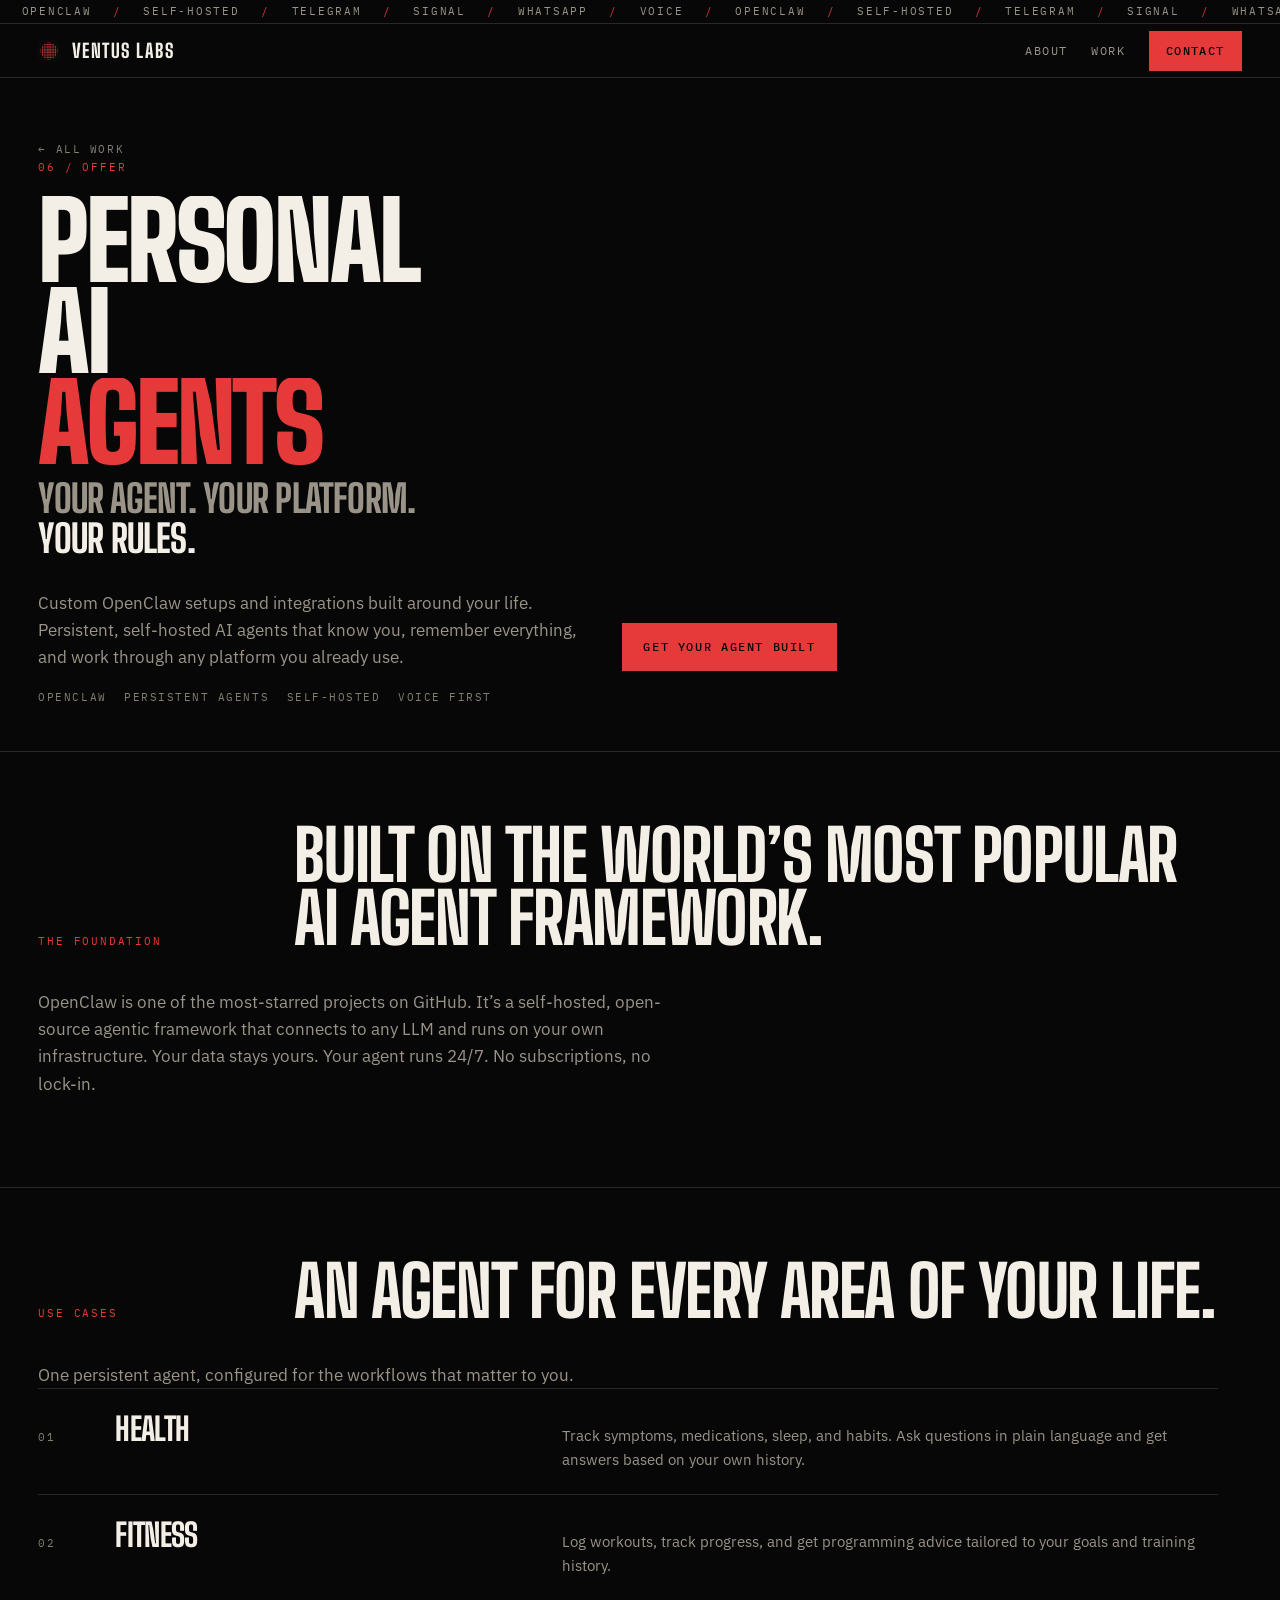
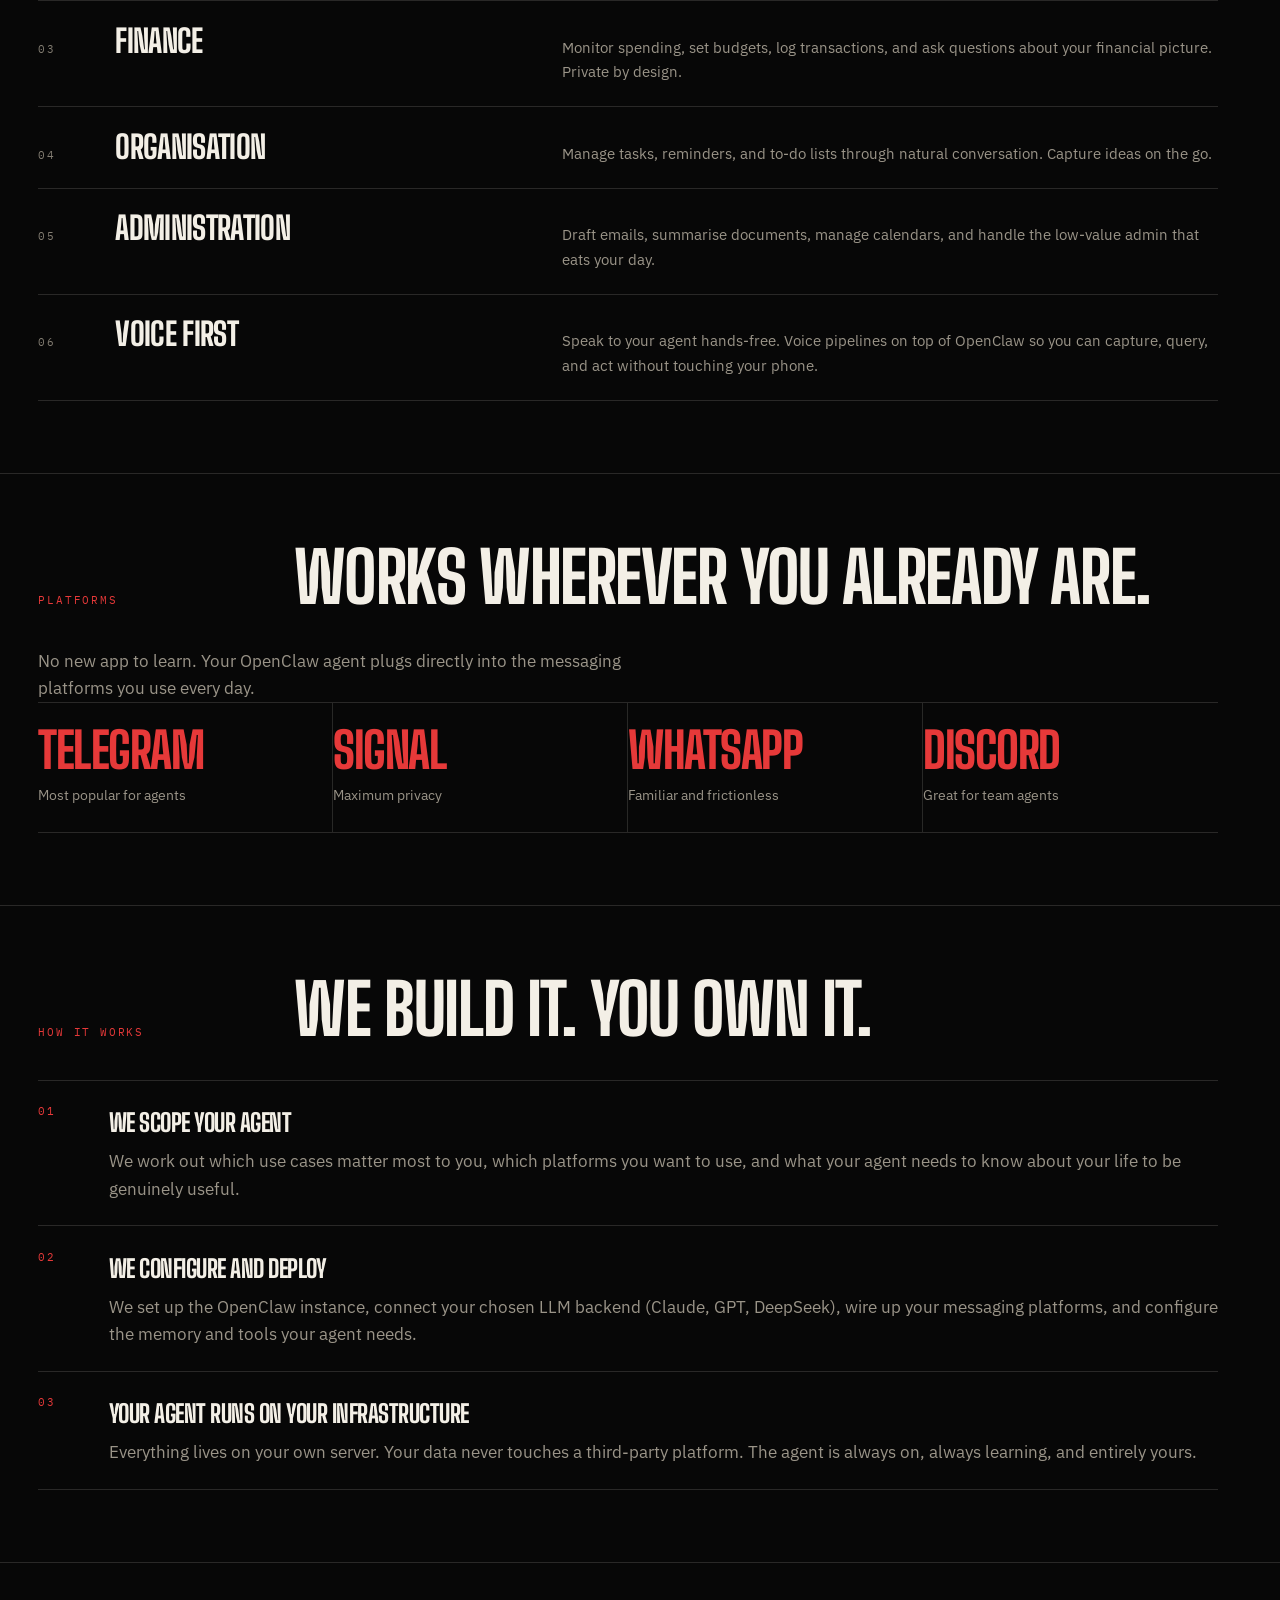
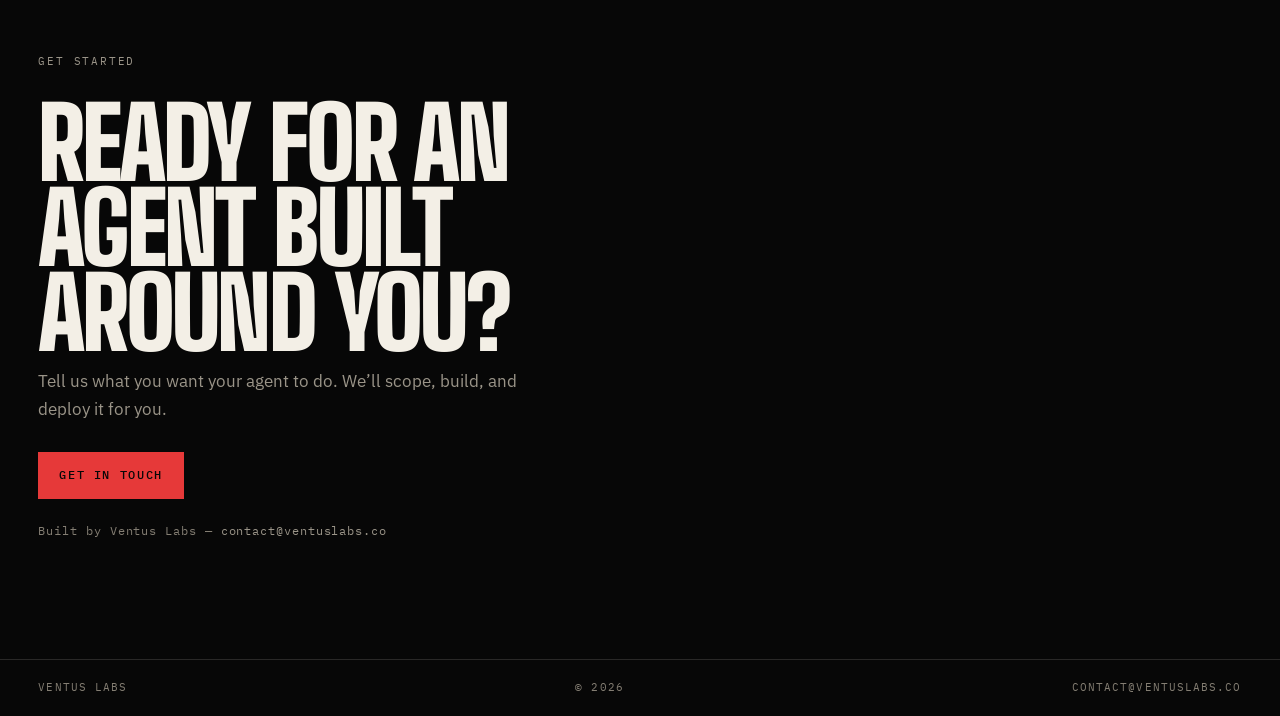
<file: portfolio/openclaw/index.html>
<!DOCTYPE html>
<html lang="en">
<head>
  <meta charset="UTF-8" />
  <meta name="viewport" content="width=device-width, initial-scale=1.0" />
  <meta name="description" content="Custom OpenClaw agent setups and integrations by Ventus Labs. Persistent, self-hosted AI agents for health, fitness, finance, and more." />
  <title>OpenClaw Agents: Ventus Labs</title>
  <link rel="icon" type="image/svg+xml" href="../../favicon.svg" />
  <link rel="preconnect" href="https://fonts.googleapis.com" />
  <link rel="preconnect" href="https://fonts.gstatic.com" crossorigin />
  <link href="https://fonts.googleapis.com/css2?family=Big+Shoulders+Display:wght@700;800;900&family=IBM+Plex+Mono:wght@400;500&family=IBM+Plex+Sans:ital,wght@0,400;0,500;0,600;1,400&display=swap" rel="stylesheet" />
  <link rel="stylesheet" href="../../css/site.css" />
  <script>!function(w,d,s,u,n,a,b){if(w[n])return;a=w[n]={q:[],t:+new Date,s:[],o:u,track:function(){a.q.push([+new Date].concat([].slice.call(arguments)))},setScope:function(){a.s=[].slice.call(arguments).filter(function(x){return typeof x==="string"});a.q.push([+new Date,"setScope"].concat(a.s))},scope:function(){var c=[].slice.call(arguments);return{track:function(){a.q.push([+new Date].concat([].slice.call(arguments)).concat([{__scope:c}]))}}}};b=d.createElement(s);b.async=1;b.src=u+"/s.js";d.getElementsByTagName(s)[0].parentNode.insertBefore(b,d.getElementsByTagName(s)[0])}(window,document,"script","https://t.whop.tw","whop");whop.setScope("biz_o92tVOgYzOb98J");whop.track("page");</script>
</head>
<body>
  <a class="skip" href="#main">Skip to content</a>

  <div class="tape" aria-hidden="true">
    <div class="tape-track">
      <span>OpenClaw</span>
      <span class="dot">/</span>
      <span>Self-Hosted</span>
      <span class="dot">/</span>
      <span>Telegram</span>
      <span class="dot">/</span>
      <span>Signal</span>
      <span class="dot">/</span>
      <span>WhatsApp</span>
      <span class="dot">/</span>
      <span>Voice</span>
      <span class="dot">/</span>
      <span>OpenClaw</span>
      <span class="dot">/</span>
      <span>Self-Hosted</span>
      <span class="dot">/</span>
      <span>Telegram</span>
      <span class="dot">/</span>
      <span>Signal</span>
      <span class="dot">/</span>
      <span>WhatsApp</span>
      <span class="dot">/</span>
      <span>Voice</span>
    </div>
  </div>

  <header class="site-head">
    <a class="brand" href="/">
      <img src="../../favicon.svg" alt="" width="22" height="22" />
      <span>Ventus Labs</span>
    </a>
    <nav class="nav">
      <a href="/about/">About</a>
      <a href="/portfolio">Work</a>
      <a class="btn" href="mailto:contact@ventuslabs.co">Contact</a>
    </nav>
  </header>

  <main id="main">
    <section class="hero hero--case">
      <a class="back" href="/portfolio">← All work</a>
      <p class="hero-index">06 / Offer</p>
      <h1>
        <span class="hero-line"><span>Personal</span></span>
        <span class="hero-line"><span>AI</span></span>
        <span class="hero-line"><span><em>Agents</em></span></span>
      </h1>
      <p class="hero-kicker">Your agent. Your platform. <em>Your rules.</em></p>
      <div class="hero-foot">
        <p>Custom OpenClaw setups and integrations built around your life. Persistent, self-hosted AI agents that know you, remember everything, and work through any platform you already use.</p>
        <a class="btn" href="mailto:contact@ventuslabs.co">Get your agent built</a>
      </div>
      <ul class="tags">
        <li>OpenClaw</li>
        <li>Persistent Agents</li>
        <li>Self-Hosted</li>
        <li>Voice First</li>
      </ul>
    </section>

    <section class="section">
      <div class="section-head">
        <p class="idx">The foundation</p>
        <h2>Built on the world’s most popular AI agent framework.</h2>
      </div>
      <div class="wrap prose">
        <p>OpenClaw is one of the most-starred projects on GitHub. It’s a self-hosted, open-source agentic framework that connects to any LLM and runs on your own infrastructure. Your data stays yours. Your agent runs 24/7. No subscriptions, no lock-in.</p>
      </div>
    </section>

    <section class="section">
      <div class="section-head">
        <p class="idx">Use cases</p>
        <h2>An agent for every area of your life.</h2>
      </div>
      <p class="lede">One persistent agent, configured for the workflows that matter to you.</p>
      <ol class="blotter">
        <li>
          <span class="n">01</span>
          <h3>Health</h3>
          <p>Track symptoms, medications, sleep, and habits. Ask questions in plain language and get answers based on your own history.</p>
        </li>
        <li>
          <span class="n">02</span>
          <h3>Fitness</h3>
          <p>Log workouts, track progress, and get programming advice tailored to your goals and training history.</p>
        </li>
        <li>
          <span class="n">03</span>
          <h3>Finance</h3>
          <p>Monitor spending, set budgets, log transactions, and ask questions about your financial picture. Private by design.</p>
        </li>
        <li>
          <span class="n">04</span>
          <h3>Organisation</h3>
          <p>Manage tasks, reminders, and to-do lists through natural conversation. Capture ideas on the go.</p>
        </li>
        <li>
          <span class="n">05</span>
          <h3>Administration</h3>
          <p>Draft emails, summarise documents, manage calendars, and handle the low-value admin that eats your day.</p>
        </li>
        <li>
          <span class="n">06</span>
          <h3>Voice First</h3>
          <p>Speak to your agent hands-free. Voice pipelines on top of OpenClaw so you can capture, query, and act without touching your phone.</p>
        </li>
      </ol>
    </section>

    <section class="section">
      <div class="section-head">
        <p class="idx">Platforms</p>
        <h2>Works wherever you already are.</h2>
      </div>
      <p class="lede">No new app to learn. Your OpenClaw agent plugs directly into the messaging platforms you use every day.</p>
      <div class="board">
        <article>
          <strong>Telegram</strong>
          <p>Most popular for agents</p>
        </article>
        <article>
          <strong>Signal</strong>
          <p>Maximum privacy</p>
        </article>
        <article>
          <strong>WhatsApp</strong>
          <p>Familiar and frictionless</p>
        </article>
        <article>
          <strong>Discord</strong>
          <p>Great for team agents</p>
        </article>
      </div>
    </section>

    <section class="section">
      <div class="section-head">
        <p class="idx">How it works</p>
        <h2>We build it. You own it.</h2>
      </div>
      <ol class="steps">
        <li>
          <span class="n">01</span>
          <div>
            <h3>We scope your agent</h3>
            <p>We work out which use cases matter most to you, which platforms you want to use, and what your agent needs to know about your life to be genuinely useful.</p>
          </div>
        </li>
        <li>
          <span class="n">02</span>
          <div>
            <h3>We configure and deploy</h3>
            <p>We set up the OpenClaw instance, connect your chosen LLM backend (Claude, GPT, DeepSeek), wire up your messaging platforms, and configure the memory and tools your agent needs.</p>
          </div>
        </li>
        <li>
          <span class="n">03</span>
          <div>
            <h3>Your agent runs on your infrastructure</h3>
            <p>Everything lives on your own server. Your data never touches a third-party platform. The agent is always on, always learning, and entirely yours.</p>
          </div>
        </li>
      </ol>
    </section>

    <section class="cta">
      <p class="idx">Get started</p>
      <h2>Ready for an agent built around you?</h2>
      <p>Tell us what you want your agent to do. We’ll scope, build, and deploy it for you.</p>
      <a class="btn" href="mailto:contact@ventuslabs.co">Get in touch</a>
      <p class="note">Built by Ventus Labs — <a href="mailto:contact@ventuslabs.co">contact@ventuslabs.co</a></p>
    </section>
  </main>

  <footer class="colophon">
    <span>Ventus Labs</span>
    <span>© 2026</span>
    <a href="mailto:contact@ventuslabs.co">contact@ventuslabs.co</a>
  </footer>
</body>
</html>
</file>
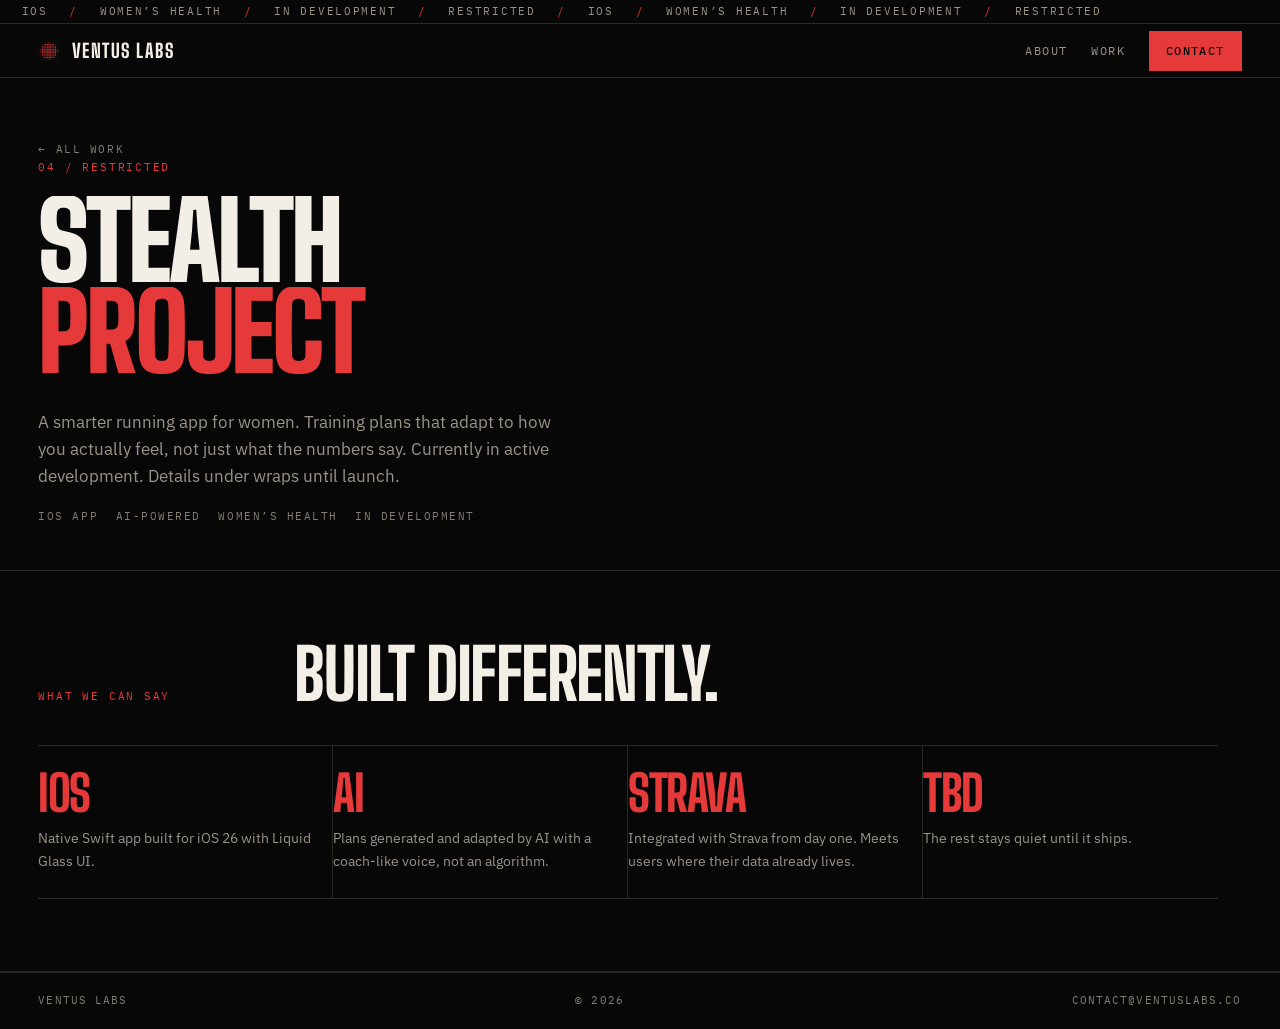
<file: portfolio/stealth-running/index.html>
<!DOCTYPE html>
<html lang="en">
<head>
  <meta charset="UTF-8" />
  <meta name="viewport" content="width=device-width, initial-scale=1.0" />
  <meta name="description" content="A smarter running app for women. Currently in development by Ventus Labs." />
  <title>Stealth Project: Ventus Labs</title>
  <link rel="icon" type="image/svg+xml" href="../../favicon.svg" />
  <link rel="preconnect" href="https://fonts.googleapis.com" />
  <link rel="preconnect" href="https://fonts.gstatic.com" crossorigin />
  <link href="https://fonts.googleapis.com/css2?family=Big+Shoulders+Display:wght@700;800;900&family=IBM+Plex+Mono:wght@400;500&family=IBM+Plex+Sans:ital,wght@0,400;0,500;0,600;1,400&display=swap" rel="stylesheet" />
  <link rel="stylesheet" href="../../css/site.css" />
  <script>!function(w,d,s,u,n,a,b){if(w[n])return;a=w[n]={q:[],t:+new Date,s:[],o:u,track:function(){a.q.push([+new Date].concat([].slice.call(arguments)))},setScope:function(){a.s=[].slice.call(arguments).filter(function(x){return typeof x==="string"});a.q.push([+new Date,"setScope"].concat(a.s))},scope:function(){var c=[].slice.call(arguments);return{track:function(){a.q.push([+new Date].concat([].slice.call(arguments)).concat([{__scope:c}]))}}}};b=d.createElement(s);b.async=1;b.src=u+"/s.js";d.getElementsByTagName(s)[0].parentNode.insertBefore(b,d.getElementsByTagName(s)[0])}(window,document,"script","https://t.whop.tw","whop");whop.setScope("biz_o92tVOgYzOb98J");whop.track("page");</script>
</head>
<body>
  <a class="skip" href="#main">Skip to content</a>

  <div class="tape" aria-hidden="true">
    <div class="tape-track">
      <span>iOS</span>
      <span class="dot">/</span>
      <span>Women’s Health</span>
      <span class="dot">/</span>
      <span>In Development</span>
      <span class="dot">/</span>
      <span>Restricted</span>
      <span class="dot">/</span>
      <span>iOS</span>
      <span class="dot">/</span>
      <span>Women’s Health</span>
      <span class="dot">/</span>
      <span>In Development</span>
      <span class="dot">/</span>
      <span>Restricted</span>
    </div>
  </div>

  <header class="site-head">
    <a class="brand" href="/">
      <img src="../../favicon.svg" alt="" width="22" height="22" />
      <span>Ventus Labs</span>
    </a>
    <nav class="nav">
      <a href="/about/">About</a>
      <a href="/portfolio">Work</a>
      <a class="btn" href="mailto:contact@ventuslabs.co">Contact</a>
    </nav>
  </header>

  <main id="main">
    <section class="hero hero--case">
      <a class="back" href="/portfolio">← All work</a>
      <p class="hero-index">04 / Restricted</p>
      <h1>
        <span class="hero-line"><span>Stealth</span></span>
        <span class="hero-line"><span><em>Project</em></span></span>
      </h1>
      <div class="hero-foot">
        <p>A smarter running app for women. Training plans that adapt to how you actually feel, not just what the numbers say. Currently in active development. Details under wraps until launch.</p>
      </div>
      <ul class="tags">
        <li>iOS App</li>
        <li>AI-Powered</li>
        <li>Women’s Health</li>
        <li>In Development</li>
      </ul>
    </section>

    <section class="section">
      <div class="section-head">
        <p class="idx">What we can say</p>
        <h2>Built differently.</h2>
      </div>
      <div class="board">
        <article>
          <strong>iOS</strong>
          <p>Native Swift app built for iOS 26 with Liquid Glass UI.</p>
        </article>
        <article>
          <strong>AI</strong>
          <p>Plans generated and adapted by AI with a coach-like voice, not an algorithm.</p>
        </article>
        <article>
          <strong>Strava</strong>
          <p>Integrated with Strava from day one. Meets users where their data already lives.</p>
        </article>
        <article>
          <strong>TBD</strong>
          <p>The rest stays quiet until it ships.</p>
        </article>
      </div>
    </section>
  </main>

  <footer class="colophon">
    <span>Ventus Labs</span>
    <span>© 2026</span>
    <a href="mailto:contact@ventuslabs.co">contact@ventuslabs.co</a>
  </footer>
</body>
</html>
</file>
<file: css/site.css>
:root {
  --bg: #070707;
  --ink: #f3efe6;
  --muted: #9a9488;
  --dim: #847e73;
  --red: #e63939;
  --red-hot: #ff2d2d;
  --rule: rgba(243, 239, 230, 0.14);
  --rule-strong: rgba(243, 239, 230, 0.28);
  --font-display: "Big Shoulders Display", "Arial Narrow", sans-serif;
  --font-body: "IBM Plex Sans", "Helvetica Neue", sans-serif;
  --font-mono: "IBM Plex Mono", ui-monospace, monospace;
  --pad: clamp(1.1rem, 3.2vw, 2.4rem);
  --max: 1180px;
}

*, *::before, *::after { box-sizing: border-box; }

html { scroll-behavior: smooth; }

body {
  margin: 0;
  background: var(--bg);
  color: var(--ink);
  font-family: var(--font-body);
  font-size: 1.0625rem;
  line-height: 1.6;
  -webkit-font-smoothing: antialiased;
}

img { max-width: 100%; display: block; }
a { color: inherit; }
button { font-family: inherit; }

.skip {
  position: absolute;
  left: -999px;
  top: 0;
  background: var(--red);
  color: var(--bg);
  padding: 0.6rem 1rem;
  z-index: 210;
}
.skip:focus { left: var(--pad); top: 0.4rem; }

:focus-visible {
  outline: 2px solid var(--red);
  outline-offset: 3px;
}

/* ── Tape ─────────────────────────────────────────────── */
.tape {
  overflow: hidden;
  border-bottom: 1px solid var(--rule);
  color: var(--muted);
  font-family: var(--font-mono);
  font-size: 0.68rem;
  letter-spacing: 0.16em;
  text-transform: uppercase;
  white-space: nowrap;
  line-height: 2.15;
}
.tape-track {
  display: inline-flex;
  animation: tape 42s linear infinite;
}
.tape span { padding: 0 1.35rem; }
.tape .dot { color: var(--red); padding: 0; }

@keyframes tape {
  from { transform: translateX(0); }
  to { transform: translateX(-50%); }
}

/* ── Header ───────────────────────────────────────────── */
.site-head {
  position: sticky;
  top: 0;
  z-index: 40;
  display: flex;
  align-items: center;
  justify-content: space-between;
  gap: 1rem;
  height: 54px;
  padding: 0 var(--pad);
  background: var(--bg);
  border-bottom: 1px solid var(--rule);
}
.brand {
  display: flex;
  align-items: center;
  gap: 0.7rem;
  text-decoration: none;
}
.brand img {
  width: 22px;
  height: 22px;
}
.brand span {
  font-family: var(--font-display);
  font-weight: 800;
  font-size: 1.2rem;
  letter-spacing: 0.08em;
  text-transform: uppercase;
}
.nav {
  display: flex;
  align-items: center;
  gap: 1.5rem;
}
.nav a {
  font-family: var(--font-mono);
  font-size: 0.72rem;
  letter-spacing: 0.12em;
  text-transform: uppercase;
  text-decoration: none;
  color: var(--muted);
}
.nav a:hover { color: var(--ink); }
.nav a.is-on { color: var(--ink); }

/* ── Buttons ──────────────────────────────────────────── */
.btn {
  display: inline-flex;
  align-items: center;
  justify-content: center;
  width: max-content;
  gap: 0.7rem;
  background: var(--red);
  color: var(--bg);
  font-family: var(--font-mono);
  font-size: 0.72rem;
  font-weight: 500;
  letter-spacing: 0.14em;
  text-transform: uppercase;
  text-decoration: none;
  padding: 0.85rem 1.25rem;
  border: 1px solid var(--red);
  cursor: pointer;
  transition: background-color 0.2s ease, border-color 0.2s ease;
}
.btn:hover {
  background: var(--red-hot);
  border-color: var(--red-hot);
}
.nav a.btn,
.nav a.btn:hover { color: var(--bg); }
.nav .btn { padding: 0.6rem 1rem; }
.btn-ghost {
  background: transparent;
  color: var(--ink);
  border-color: var(--rule-strong);
}
.btn-ghost:hover {
  border-color: var(--red);
  color: var(--red);
  background: transparent;
}

/* ── Hero ─────────────────────────────────────────────── */
.hero {
  position: relative;
  padding: clamp(1.6rem, 4vh, 3rem) var(--pad) clamp(2.2rem, 5vh, 3.4rem);
  min-height: calc(100svh - 88px);
  display: flex;
  flex-direction: column;
  justify-content: flex-end;
  border-bottom: 1px solid var(--rule);
}
.hero-index {
  font-family: var(--font-mono);
  font-size: 0.7rem;
  letter-spacing: 0.16em;
  text-transform: uppercase;
  color: var(--red);
  margin: 0 0 1.2rem;
}
.hero h1 {
  margin: 0;
  font-family: var(--font-display);
  font-weight: 900;
  font-size: clamp(3.2rem, 12.8vmin, 8.8rem);
  line-height: 0.84;
  letter-spacing: -0.03em;
  text-transform: uppercase;
}
.hero h1 em {
  font-style: normal;
  color: var(--red);
}
.hero-line {
  display: block;
  overflow: hidden;
}
.hero-line > span {
  display: block;
  transform: translateY(108%);
}
.hero-line > span {
  animation: rise 0.85s cubic-bezier(0.16, 1, 0.3, 1) both;
}
.hero-line:nth-child(2) > span { animation-delay: 0.08s; }
.hero-line:nth-child(3) > span { animation-delay: 0.16s; }
.hero-line:nth-child(4) > span { animation-delay: 0.24s; }

@keyframes rise {
  from { transform: translateY(108%); }
  to { transform: translateY(0); }
}

.hero-foot {
  display: grid;
  grid-template-columns: minmax(0, 34rem) auto;
  gap: 1.5rem 2.5rem;
  align-items: end;
  margin-top: clamp(1.5rem, 3.5vh, 2.6rem);
  max-width: var(--max);
}
.hero-foot p {
  margin: 0;
  color: var(--muted);
  font-size: 1.05rem;
}
.hero-foot .btn { justify-self: start; }

.hero--case {
  min-height: auto;
  padding-top: clamp(2.4rem, 7vh, 5rem);
  justify-content: flex-start;
}
.hero--case h1 {
  font-size: clamp(3.2rem, 12vmin, 8.2rem);
}
.hero-kicker {
  margin: 0.6rem 0 0;
  font-family: var(--font-display);
  font-weight: 800;
  font-size: clamp(1.5rem, 3.4vw, 2.4rem);
  line-height: 1.05;
  letter-spacing: -0.02em;
  text-transform: uppercase;
  color: var(--muted);
  max-width: 22ch;
}
.hero-kicker em {
  font-style: normal;
  color: var(--ink);
}
.back {
  font-family: var(--font-mono);
  font-size: 0.7rem;
  letter-spacing: 0.14em;
  text-transform: uppercase;
  text-decoration: none;
  color: var(--dim);
}
.back:hover { color: var(--ink); }

.tags {
  display: flex;
  flex-wrap: wrap;
  gap: 0.35rem 1.1rem;
  margin: 1.1rem 0 0;
  padding: 0;
  list-style: none;
  font-family: var(--font-mono);
  font-size: 0.68rem;
  letter-spacing: 0.14em;
  text-transform: uppercase;
  color: var(--dim);
}

/* ── Sections ─────────────────────────────────────────── */
.section {
  padding: clamp(3.2rem, 8vh, 5.5rem) var(--pad);
  border-bottom: 1px solid var(--rule);
}
.section-head {
  display: grid;
  grid-template-columns: minmax(0, 14rem) minmax(0, 1fr);
  gap: 0.6rem 2rem;
  align-items: end;
  margin-bottom: 2.4rem;
  max-width: var(--max);
}
.idx {
  margin: 0;
  font-family: var(--font-mono);
  font-size: 0.7rem;
  letter-spacing: 0.16em;
  text-transform: uppercase;
  color: var(--red);
}
.section-head h2,
.prose h2 {
  margin: 0;
  font-family: var(--font-display);
  font-weight: 800;
  font-size: clamp(2.4rem, 6vw, 4.4rem);
  line-height: 0.9;
  letter-spacing: -0.02em;
  text-transform: uppercase;
}
.lede {
  margin: 0.9rem 0 0;
  color: var(--muted);
  max-width: 38rem;
  font-size: 1.05rem;
}

.wrap { max-width: var(--max); }

/* ── Blotter ──────────────────────────────────────────── */
.blotter {
  list-style: none;
  margin: 0;
  padding: 0;
  border-top: 1px solid var(--rule);
  max-width: var(--max);
}
.blotter li,
.blotter-row {
  display: grid;
  grid-template-columns: 3.2rem minmax(0, 1.1fr) minmax(0, 1.7fr);
  gap: 0.8rem 1.6rem;
  align-items: baseline;
  padding: 1.45rem 0.4rem 1.45rem 0;
  border-bottom: 1px solid var(--rule);
  text-decoration: none;
  color: inherit;
  transition: box-shadow 0.2s ease, padding-left 0.2s ease;
}
.blotter-row {
  grid-template-columns: 3.2rem 4.2rem minmax(10rem, 1.1fr) minmax(0, 1.8fr);
}
.blotter li:hover,
.blotter-row:hover {
  box-shadow: inset 3px 0 0 var(--red);
  padding-left: 0.7rem;
}
.blotter .n,
.blotter-row .n,
.blotter-row .st {
  font-family: var(--font-mono);
  font-size: 0.68rem;
  letter-spacing: 0.12em;
  text-transform: uppercase;
  color: var(--dim);
}
.blotter-row .st { color: var(--red); }
.blotter h3,
.blotter-row h2,
.blotter-row h3 {
  margin: 0;
  font-family: var(--font-display);
  font-weight: 800;
  font-size: clamp(1.45rem, 2.6vw, 2rem);
  letter-spacing: -0.02em;
  text-transform: uppercase;
  line-height: 1;
}
.blotter p,
.blotter-row p {
  margin: 0;
  color: var(--muted);
  font-size: 0.95rem;
}

/* ── Quote board ──────────────────────────────────────── */
.board {
  display: grid;
  grid-template-columns: repeat(4, 1fr);
  border-top: 1px solid var(--rule);
  border-bottom: 1px solid var(--rule);
  max-width: var(--max);
}
.board article {
  padding: 1.6rem 1.2rem 1.6rem 0;
  border-right: 1px solid var(--rule);
}
.board article:last-child { border-right: none; }
.board strong {
  display: block;
  font-family: var(--font-display);
  font-weight: 800;
  font-size: clamp(2rem, 4vw, 3.1rem);
  letter-spacing: -0.03em;
  text-transform: uppercase;
  line-height: 0.9;
  color: var(--red);
}
.board p {
  margin: 0.7rem 0 0;
  color: var(--muted);
  font-size: 0.88rem;
}

/* ── Prose / steps ────────────────────────────────────── */
.prose { max-width: 40rem; }
.prose p { color: var(--muted); }
.steps {
  list-style: none;
  margin: 0;
  padding: 0;
  max-width: var(--max);
  border-top: 1px solid var(--rule);
}
.steps li {
  display: grid;
  grid-template-columns: 3.2rem minmax(0, 1fr);
  gap: 1.2rem;
  padding: 1.4rem 0;
  border-bottom: 1px solid var(--rule);
}
.steps .n {
  font-family: var(--font-mono);
  font-size: 0.7rem;
  letter-spacing: 0.12em;
  color: var(--red);
}
.steps h3 {
  margin: 0 0 0.35rem;
  font-family: var(--font-display);
  font-weight: 800;
  font-size: 1.55rem;
  letter-spacing: -0.02em;
  text-transform: uppercase;
}
.steps p { margin: 0; color: var(--muted); }

/* ── Screenshots ──────────────────────────────────────── */
.shots {
  display: flex;
  gap: 0.75rem;
  overflow-x: auto;
  padding: 1.6rem var(--pad) 2rem;
  scrollbar-width: none;
  border-bottom: 1px solid var(--rule);
}
.shots::-webkit-scrollbar { display: none; }
.shots img {
  height: 460px;
  width: auto;
  flex-shrink: 0;
  cursor: zoom-in;
}

/* ── CTA ──────────────────────────────────────────────── */
.cta {
  padding: clamp(4rem, 10vh, 7rem) var(--pad);
}
.cta h2 {
  margin: 0 0 0.8rem;
  font-family: var(--font-display);
  font-weight: 900;
  font-size: clamp(3rem, 8vw, 6.2rem);
  line-height: 0.86;
  letter-spacing: -0.03em;
  text-transform: uppercase;
  max-width: 12ch;
}
.cta p {
  margin: 0 0 1.8rem;
  color: var(--muted);
  max-width: 32rem;
}
.cta .note {
  margin-top: 1.4rem;
  font-family: var(--font-mono);
  font-size: 0.72rem;
  letter-spacing: 0.08em;
  color: var(--dim);
}
.cta .note a { color: var(--muted); text-decoration: none; }
.cta .note a:hover { color: var(--red); }

/* ── Colophon ─────────────────────────────────────────── */
.colophon {
  display: flex;
  flex-wrap: wrap;
  justify-content: space-between;
  gap: 0.6rem 1.5rem;
  padding: 1.2rem var(--pad);
  border-top: 1px solid var(--rule);
  font-family: var(--font-mono);
  font-size: 0.68rem;
  letter-spacing: 0.1em;
  text-transform: uppercase;
  color: var(--dim);
}
.colophon a { text-decoration: none; }
.colophon a:hover { color: var(--red); }

/* ── Lightbox ─────────────────────────────────────────── */
.lightbox {
  display: none;
  position: fixed;
  inset: 0;
  z-index: 80;
  background: rgba(0, 0, 0, 0.94);
  align-items: center;
  justify-content: center;
}
.lightbox.open { display: flex; }
.lightbox img {
  max-height: 90vh;
  max-width: 90vw;
  object-fit: contain;
}
.lb-btn {
  position: absolute;
  top: 50%;
  transform: translateY(-50%);
  width: 44px;
  height: 44px;
  background: transparent;
  border: 1px solid var(--rule-strong);
  color: var(--ink);
  cursor: pointer;
}
.lb-btn:hover { border-color: var(--red); color: var(--red); }
#lb-prev { left: 1rem; }
#lb-next { right: 1rem; }
#lb-close {
  position: absolute;
  top: 1rem;
  right: 1rem;
  width: 40px;
  height: 40px;
  background: transparent;
  border: 1px solid var(--rule-strong);
  color: var(--ink);
  cursor: pointer;
}

/* ── Responsive ───────────────────────────────────────── */
@media (max-width: 860px) {
  .hero-foot,
  .section-head,
  .blotter li,
  .steps li {
    grid-template-columns: 1fr;
  }
  .blotter-row {
    grid-template-columns: 3.2rem 1fr;
  }
  .blotter-row .n { grid-row: 1; }
  .blotter-row h2,
  .blotter-row h3 { grid-column: 2; }
  .blotter-row .st { grid-column: 2; }
  .blotter-row p { grid-column: 1 / -1; }
  .board { grid-template-columns: 1fr 1fr; }
  .board article:nth-child(2) { border-right: none; }
  .board article:nth-child(1),
  .board article:nth-child(2) {
    border-bottom: 1px solid var(--rule);
  }
  .shots img { height: 340px; }
}

@media (max-width: 540px) {
  .board { grid-template-columns: 1fr; }
  .board article {
    border-right: none;
    border-bottom: 1px solid var(--rule);
    padding-left: 0;
  }
  .board article:last-child { border-bottom: none; }
}

@media (prefers-reduced-motion: reduce) {
  html { scroll-behavior: auto; }
  .tape-track,
  .hero-line > span { animation: none; }
  .hero-line > span { transform: none; }
}

/* ── Homepage ─────────────────────────────────────────── */
.hero--home {
  display: grid;
  grid-template-columns: minmax(0, 1.05fr) minmax(0, 1fr);
  align-items: center;
  align-content: center;
  justify-content: normal;
  gap: 2rem;
  min-height: calc(100svh - 54px);
  padding-top: 40px;
  padding-bottom: 48px;
}
.hero--home h1 {
  font-size: clamp(3.2rem, min(12.8vmin, 8.4vw), 8.8rem);
}
.hero--home .hero-foot {
  grid-template-columns: minmax(0, 30rem);
  gap: 1.5rem;
}
.hero-visual {
  position: relative;
  display: grid;
  place-items: center;
  justify-self: center;
  width: min(100%, calc(100svh - 54px - 88px));
  aspect-ratio: 1;
}
.hero-visual canvas { display: block; }
/* Static dot field until the sphere draws (or if scripts never run). */
.hero-visual::before {
  content: "";
  position: absolute;
  inset: 10%;
  border-radius: 50%;
  background: radial-gradient(circle, var(--red) 0 1.5px, transparent 2px) 0 0 / 12px 12px;
  -webkit-mask: radial-gradient(closest-side, #000 70%, transparent);
  mask: radial-gradient(closest-side, #000 70%, transparent);
  opacity: 0.55;
}
.hero-visual.is-live::before { display: none; }

.home .hero-index,
.home .idx,
.home .nav a,
.home .btn,
.home .cta .note {
  font-size: 0.8125rem;
  letter-spacing: 0;
  text-transform: none;
}
.home .blotter .n,
.home .blotter-row .n,
.home .blotter-row .st,
.home .colophon {
  font-size: 0.75rem;
  letter-spacing: 0;
  text-transform: none;
}
.home .blotter li { transition: none; }
.home .blotter li:hover {
  box-shadow: none;
  padding-left: 0;
}
.home .blotter-row { transition: box-shadow 0.2s ease; }
.home .blotter-row:hover { padding-left: 0; }

@media (max-width: 860px) {
  .hero--home {
    grid-template-columns: minmax(0, 1fr);
    min-height: 0;
    padding-top: 32px;
    padding-bottom: 40px;
  }
  .hero-visual { width: min(100%, 340px); }
}

/* Keep the three-link navigation usable on small screens. */
@media (max-width: 540px) {
  .site-head { height: auto; min-height: 54px; flex-wrap: wrap; padding-top: 0.65rem; padding-bottom: 0.65rem; gap: 0.5rem 1rem; }
  .nav { gap: 1rem; }
}
.about #contact { scroll-margin-top: 100px; }
</file>
